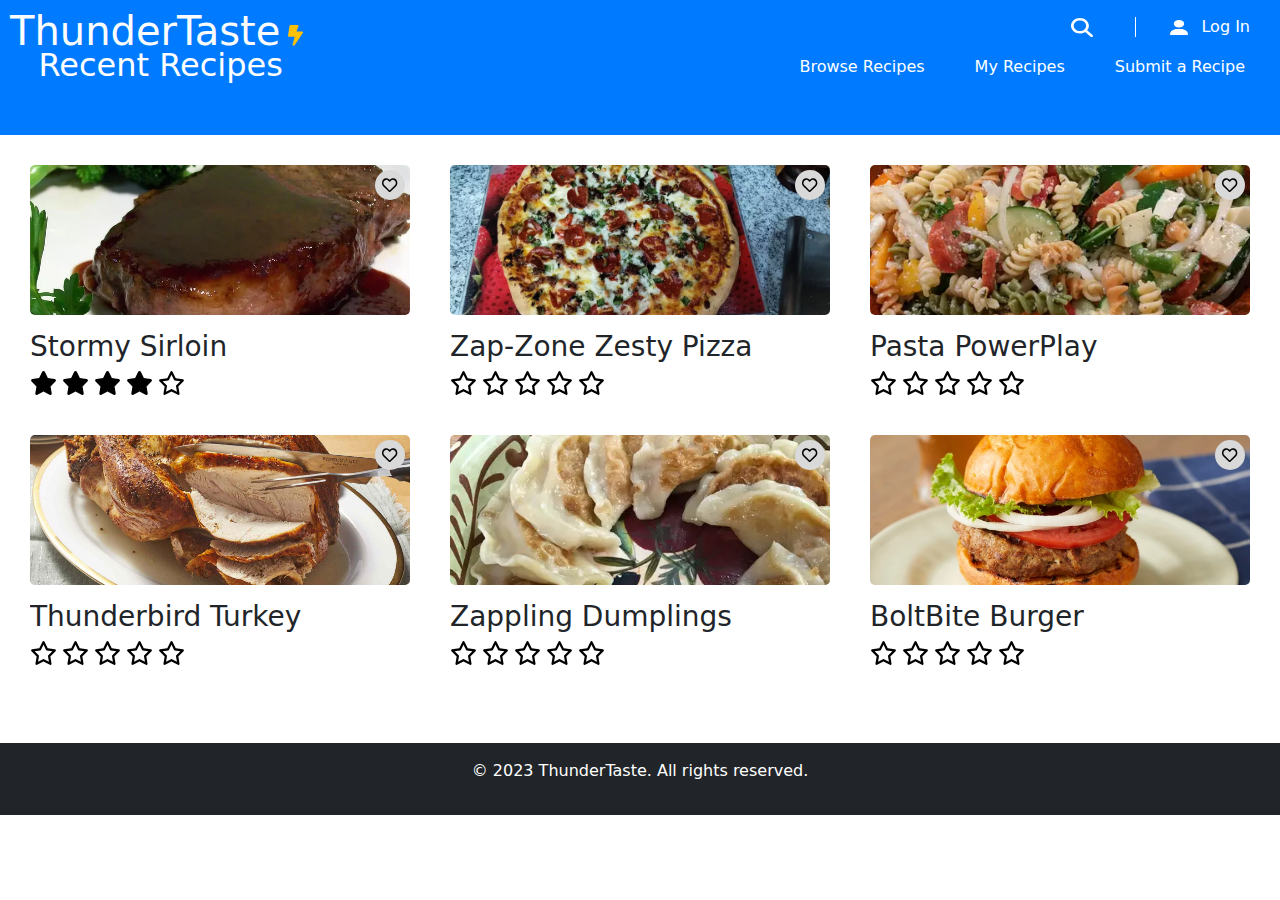
<file: index.html>
<!DOCTYPE html>
<html lang="en">

<head>
    <meta charset="UTF-8">
    <meta content="width=device-width, initial-scale=1.0" name="viewport">
    <link href="https://fonts.googleapis.com/css?family=Inter&display=swap" rel="stylesheet">
    <link href="./css/main.css" rel="stylesheet">
    <link href="./css/normalize.css" rel="stylesheet">
    <link href="https://cdn.jsdelivr.net/npm/bootstrap@5.2.3/dist/css/bootstrap.min.css" rel="stylesheet">
    <script src="./js/main.js" defer></script>
    <title>ThunderTaste Recipes</title>
</head>

<body>
<header>
    <div class="site-branding">
        <div class="branding-container">
            <a href="#"> <div class="site-title">
                <h1 style="font-size: 40px; color: #fcfcfc; line-height: 0.1;">ThunderTaste</h1>
                <svg class="bolt-icon" height="50" viewBox="0 0 36 50" width="36" xmlns="http://www.w3.org/2000/svg">
                    <use xlink:href="images/icons/icons.svg#bolt-icon"></use>
                </svg>
            </div></a >
            <h2>Recent Recipes</h2>
        </div>


    </div>

    <div class="header-actions">
        <a href="my-account.html">
            <svg class="search-icon" viewBox="0 0 45 39" xmlns="http://www.w3.org/2000/svg">
                <use xlink:href="images/icons/icons.svg#search-icon"></use>
            </svg>
        </a>
        <div class="separator"></div>
        <a href="login.html">
            <svg class="user-icon" viewBox="0 0 37 31" xmlns="http://www.w3.org/2000/svg">
                <use xlink:href="images/icons/icons.svg#user-icon"></use>
            </svg>
            Log In</a>
    </div>

    <nav>
        <ul>
            <li><a href="recipe-search.html">Browse Recipes</a></li>
            <li><a href="my-recipes.html">My Recipes</a></li>
            <li><a href="submit-recipe.html">Submit a Recipe</a></li>
        </ul>
    </nav>


</header>
<main>
<section class="recent-recipes">

    <article class="recipe-card" data-url="#">

         <div class="recipe-image-wrapper" >
            <img alt="Stormy Sirloin Image" src="images/v3_31.png">
            <h3>Stormy Sirloin</h3>
            <svg class="Fave-icon" height="43" viewBox="0 0 43 43" width="43" xmlns="http://www.w3.org/2000/svg">
                <use xlink:href="images/icons/icons.svg#fave-icon"></use>
            </svg>
        </div>
        <div class="star-ratings">
            <svg fill="none" height="24" viewBox="0 0 27 24" width="27" xmlns="http://www.w3.org/2000/svg">
                <use xlink:href="images/icons/icons.svg#star-filled-icon"></use>
            </svg>
            <svg fill="none" height="24" viewBox="0 0 27 24" width="27" xmlns="http://www.w3.org/2000/svg">
                <use xlink:href="images/icons/icons.svg#star-filled-icon"></use>
            </svg>
            <svg fill="none" height="24" viewBox="0 0 27 24" width="27" xmlns="http://www.w3.org/2000/svg">
                <use xlink:href="images/icons/icons.svg#star-filled-icon"></use>
            </svg>
            <svg fill="none" height="24" viewBox="0 0 27 24" width="27" xmlns="http://www.w3.org/2000/svg">
                <use xlink:href="images/icons/icons.svg#star-filled-icon"></use>
            </svg>
            <svg height="24" viewBox="0 0 27 24" width="27" xmlns="http://www.w3.org/2000/svg">
                <use xlink:href="images/icons/icons.svg#star-empty-icon"></use>
            </svg>
        </div>
    </article>

    <article class="recipe-card" data-url="#">
        <div class="recipe-image-wrapper">
            <img alt="Zap-Zone Zesty Pizza Image" src="images/v3_146.png">
            <h3>Zap-Zone Zesty Pizza</h3>
            <svg class="Fave-icon" height="43" viewBox="0 0 43 43" width="43" xmlns="http://www.w3.org/2000/svg">
                <use xlink:href="images/icons/icons.svg#fave-icon"></use>
            </svg>
        </div>
        <div class="star-ratings">
            <svg height="24" viewBox="0 0 27 24" width="27" xmlns="http://www.w3.org/2000/svg">
                <use xlink:href="images/icons/icons.svg#star-empty-icon"></use>
            </svg>
            <svg height="24" viewBox="0 0 27 24" width="27" xmlns="http://www.w3.org/2000/svg">
                <use xlink:href="images/icons/icons.svg#star-empty-icon"></use>
            </svg>
            <svg height="24" viewBox="0 0 27 24" width="27" xmlns="http://www.w3.org/2000/svg">
                <use xlink:href="images/icons/icons.svg#star-empty-icon"></use>
            </svg>
            <svg height="24" viewBox="0 0 27 24" width="27" xmlns="http://www.w3.org/2000/svg">
                <use xlink:href="images/icons/icons.svg#star-empty-icon"></use>
            </svg>
            <svg height="24" viewBox="0 0 27 24" width="27" xmlns="http://www.w3.org/2000/svg">
                <use xlink:href="images/icons/icons.svg#star-empty-icon"></use>
            </svg>
        </div>
    </article>

    <article class="recipe-card" data-url="#">
        <div class="recipe-image-wrapper">
            <img alt="Pasta PowerPlay Image" src="images/v3_148.png">
            <h3>Pasta PowerPlay</h3>
            <svg class="Fave-icon" height="43" viewBox="0 0 43 43" width="43" xmlns="http://www.w3.org/2000/svg">
                <use xlink:href="images/icons/icons.svg#fave-icon"></use>
            </svg>
        </div>
        <div class="star-ratings">
            <svg height="24" viewBox="0 0 27 24" width="27" xmlns="http://www.w3.org/2000/svg">
                <use xlink:href="images/icons/icons.svg#star-empty-icon"></use>
            </svg>
            <svg height="24" viewBox="0 0 27 24" width="27" xmlns="http://www.w3.org/2000/svg">
                <use xlink:href="images/icons/icons.svg#star-empty-icon"></use>
            </svg>
            <svg height="24" viewBox="0 0 27 24" width="27" xmlns="http://www.w3.org/2000/svg">
                <use xlink:href="images/icons/icons.svg#star-empty-icon"></use>
            </svg>
            <svg height="24" viewBox="0 0 27 24" width="27" xmlns="http://www.w3.org/2000/svg">
                <use xlink:href="images/icons/icons.svg#star-empty-icon"></use>
            </svg>
            <svg height="24" viewBox="0 0 27 24" width="27" xmlns="http://www.w3.org/2000/svg">
                <use xlink:href="images/icons/icons.svg#star-empty-icon"></use>
            </svg>
        </div>
    </article>

    <article class="recipe-card" data-url="#">
        <div class="recipe-image-wrapper">
            <img alt="Thunderbird Turkey Image" src="images/v3_154.png">
            <h3>Thunderbird Turkey</h3>
            <svg class="Fave-icon" height="43" viewBox="0 0 43 43" width="43" xmlns="http://www.w3.org/2000/svg">
                <use xlink:href="images/icons/icons.svg#fave-icon"></use>
            </svg>
        </div>
        <div class="star-ratings">
            <svg height="24" viewBox="0 0 27 24" width="27" xmlns="http://www.w3.org/2000/svg">
                <use xlink:href="images/icons/icons.svg#star-empty-icon"></use>
            </svg>
            <svg height="24" viewBox="0 0 27 24" width="27" xmlns="http://www.w3.org/2000/svg">
                <use xlink:href="images/icons/icons.svg#star-empty-icon"></use>
            </svg>
            <svg height="24" viewBox="0 0 27 24" width="27" xmlns="http://www.w3.org/2000/svg">
                <use xlink:href="images/icons/icons.svg#star-empty-icon"></use>
            </svg>
            <svg height="24" viewBox="0 0 27 24" width="27" xmlns="http://www.w3.org/2000/svg">
                <use xlink:href="images/icons/icons.svg#star-empty-icon"></use>
            </svg>
            <svg height="24" viewBox="0 0 27 24" width="27" xmlns="http://www.w3.org/2000/svg">
                <use xlink:href="images/icons/icons.svg#star-empty-icon"></use>
            </svg>
        </div>
    </article>

    <article class="recipe-card" data-url="#">
        <div class="recipe-image-wrapper">
            <img alt="Zappling Dumplings Image" src="images/v3_150.png">
            <h3>Zappling Dumplings</h3>
            <svg class="Fave-icon" height="43" viewBox="0 0 43 43" width="43" xmlns="http://www.w3.org/2000/svg">
                <use xlink:href="images/icons/icons.svg#fave-icon"></use>
            </svg>
        </div>
        <div class="star-ratings">
            <svg height="24" viewBox="0 0 27 24" width="27" xmlns="http://www.w3.org/2000/svg">
                <use xlink:href="images/icons/icons.svg#star-empty-icon"></use>
            </svg>
            <svg height="24" viewBox="0 0 27 24" width="27" xmlns="http://www.w3.org/2000/svg">
                <use xlink:href="images/icons/icons.svg#star-empty-icon"></use>
            </svg>
            <svg height="24" viewBox="0 0 27 24" width="27" xmlns="http://www.w3.org/2000/svg">
                <use xlink:href="images/icons/icons.svg#star-empty-icon"></use>
            </svg>
            <svg height="24" viewBox="0 0 27 24" width="27" xmlns="http://www.w3.org/2000/svg">
                <use xlink:href="images/icons/icons.svg#star-empty-icon"></use>
            </svg>
            <svg height="24" viewBox="0 0 27 24" width="27" xmlns="http://www.w3.org/2000/svg">
                <use xlink:href="images/icons/icons.svg#star-empty-icon"></use>
            </svg>
        </div>
    </article>

    <article class="recipe-card" data-url="#">
        <div class="recipe-image-wrapper">
            <img alt="BoltBite Burger Image" src="images/v3_152.png">
            <h3>BoltBite Burger</h3>
            <svg class="Fave-icon" height="43" viewBox="0 0 43 43" width="43" xmlns="http://www.w3.org/2000/svg">
                <use xlink:href="images/icons/icons.svg#fave-icon"></use>
            </svg>
        </div>
        <div class="star-ratings">
            <svg height="24" viewBox="0 0 27 24" width="27" xmlns="http://www.w3.org/2000/svg">
                <use xlink:href="images/icons/icons.svg#star-empty-icon"></use>
            </svg>
            <svg height="24" viewBox="0 0 27 24" width="27" xmlns="http://www.w3.org/2000/svg">
                <use xlink:href="images/icons/icons.svg#star-empty-icon"></use>
            </svg>
            <svg height="24" viewBox="0 0 27 24" width="27" xmlns="http://www.w3.org/2000/svg">
                <use xlink:href="images/icons/icons.svg#star-empty-icon"></use>
            </svg>
            <svg height="24" viewBox="0 0 27 24" width="27" xmlns="http://www.w3.org/2000/svg">
                <use xlink:href="images/icons/icons.svg#star-empty-icon"></use>
            </svg>
            <svg height="24" viewBox="0 0 27 24" width="27" xmlns="http://www.w3.org/2000/svg">
                <use xlink:href="images/icons/icons.svg#star-empty-icon"></use>
            </svg>
        </div>
    </article>
</section>
</main>

</body>
<footer class="container-fluid bg-dark text-white py-3 mt-5">
    <div class="container text-center">
        <p>&copy; 2023 ThunderTaste. All rights reserved.</p>
    </div>
</footer>

</html>
</file>
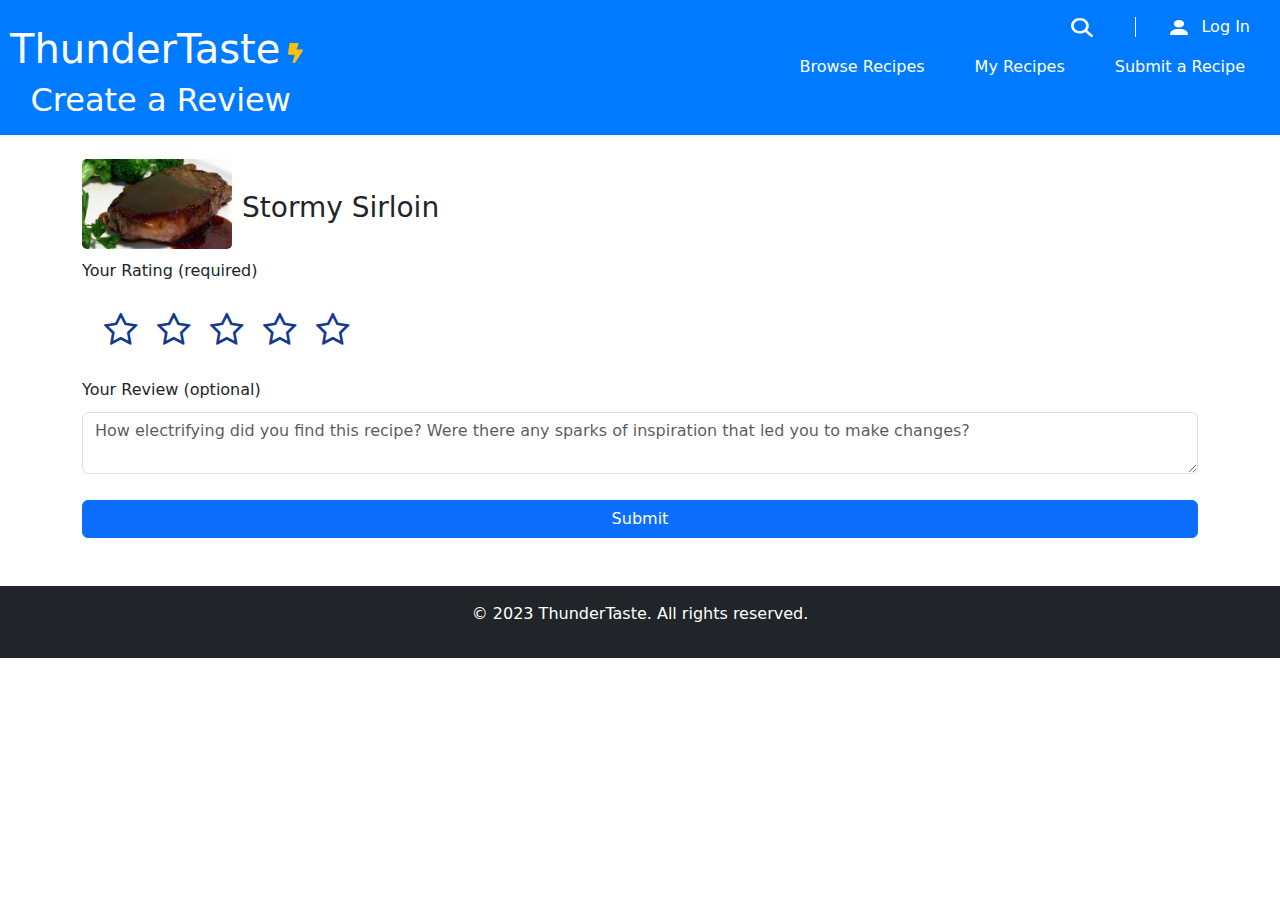
<file: create-a-review.html>
<!DOCTYPE html>
<html lang="en">

<head>
    <meta charset="UTF-8">
    <meta content="width=device-width, initial-scale=1.0" name="viewport">
    <link href="https://fonts.googleapis.com/css?family=Inter&display=swap" rel="stylesheet">
    <link href="./css/create-a-review.css" rel="stylesheet">
    <link href="./css/normalize.css" rel="stylesheet">
    <link href="https://cdn.jsdelivr.net/npm/bootstrap@5.2.3/dist/css/bootstrap.min.css" rel="stylesheet">
    <link href="https://cdnjs.cloudflare.com/ajax/libs/font-awesome/4.7.0/css/font-awesome.min.css" rel="stylesheet">

    <title>ThunderTaste Recipes</title>
</head>


<body>
<header>
    <div class="site-branding">
        <div class="branding-container">
            <a href="index.html">
                <div class="site-title">
                    <h1>ThunderTaste</h1>
                    <svg class="bolt-icon" height="50" viewBox="0 0 36 50" width="36" xmlns="http://www.w3.org/2000/svg">
                        <use xlink:href="images/icons/icons.svg#bolt-icon"></use>
                    </svg>
                </div>
            </a>
            <h2>Create a Review</h2>
        </div>
    </div>

    <div class="header-actions">
        <a href="my-account.html">
            <svg class="search-icon" viewBox="0 0 45 39" xmlns="http://www.w3.org/2000/svg">
                <use xlink:href="images/icons/icons.svg#search-icon"></use>
            </svg>
        </a>
        <div class="separator"></div>
        <a href="login.html">
            <svg class="user-icon" viewBox="0 0 37 31" xmlns="http://www.w3.org/2000/svg">
                <use xlink:href="images/icons/icons.svg#user-icon"></use>
            </svg> Log In
        </a>
    </div>

    <nav>
        <ul>
            <li><a href="recipe-search.html">Browse Recipes</a></li>
            <li><a href="my-recipes.html">My Recipes</a></li>
            <li><a href="submit-recipe.html">Submit a Recipe</a></li>
        </ul>
    </nav>
</header>

<main class="container mt-4">
    <section class="review-section">
        <div class="recipe-header">
            <img class="small-image" alt="Stormy Sirloin Image" src="images/v3_31.png">
            <h3 class="mt-3">Stormy Sirloin</h3>
        </div>

        <label for="rating">Your Rating (required)</label>
        <div class="container d-flex ">
            <div class="row">
                <div class="col-md-12">
                    <div class="stars">
                        <form action="">
                            <!-- Simplified the star input structure for readability -->
                            <input class="star star-5" id="star-5" type="radio" name="star"/>
                            <label class="star star-5" for="star-5"></label>

                            <input class="star star-4" id="star-4" type="radio" name="star"/>
                            <label class="star star-4" for="star-4"></label>

                            <input class="star star-3" id="star-3" type="radio" name="star"/>
                            <label class="star star-3" for="star-3"></label>

                            <input class="star star-2" id="star-2" type="radio" name="star"/>
                            <label class="star star-2" for="star-2"></label>

                            <input class="star star-1" id="star-1" type="radio" name="star"/>
                            <label class="star star-1" for="star-1"></label>
                        </form>
                    </div>
                </div>
            </div>
        </div>

        <label for="review-text">Your Review (optional)</label>
        <textarea id="review-text" class="form-control mb-3" placeholder="How electrifying did you find this recipe? Were there any sparks of inspiration that led you to make changes?"></textarea>
        <button class="btn btn-primary">Submit</button>
    </section>
</main>
<script>
    document.addEventListener("DOMContentLoaded", function () {
        // Listen for clicks on any recipe-card
        document.querySelectorAll('.recipe-card').forEach(card => {
            card.addEventListener('click', function (event) {
                // Check if the clicked element or its parent is the Fave-icon
                if (event.target.closest('.Fave-icon')) {
                    // Don't navigate if the Fave-icon or its children were clicked
                    return;
                }

                // Navigate to recipe-view.html
                window.location = 'recipe-view.html';
            });
        });
    });

</script>
</body>
<footer class="container-fluid bg-dark text-white py-3 mt-5">
    <div class="container text-center">
        <p>&copy; 2023 ThunderTaste. All rights reserved.</p>
    </div>
</footer>

</html>
</file>
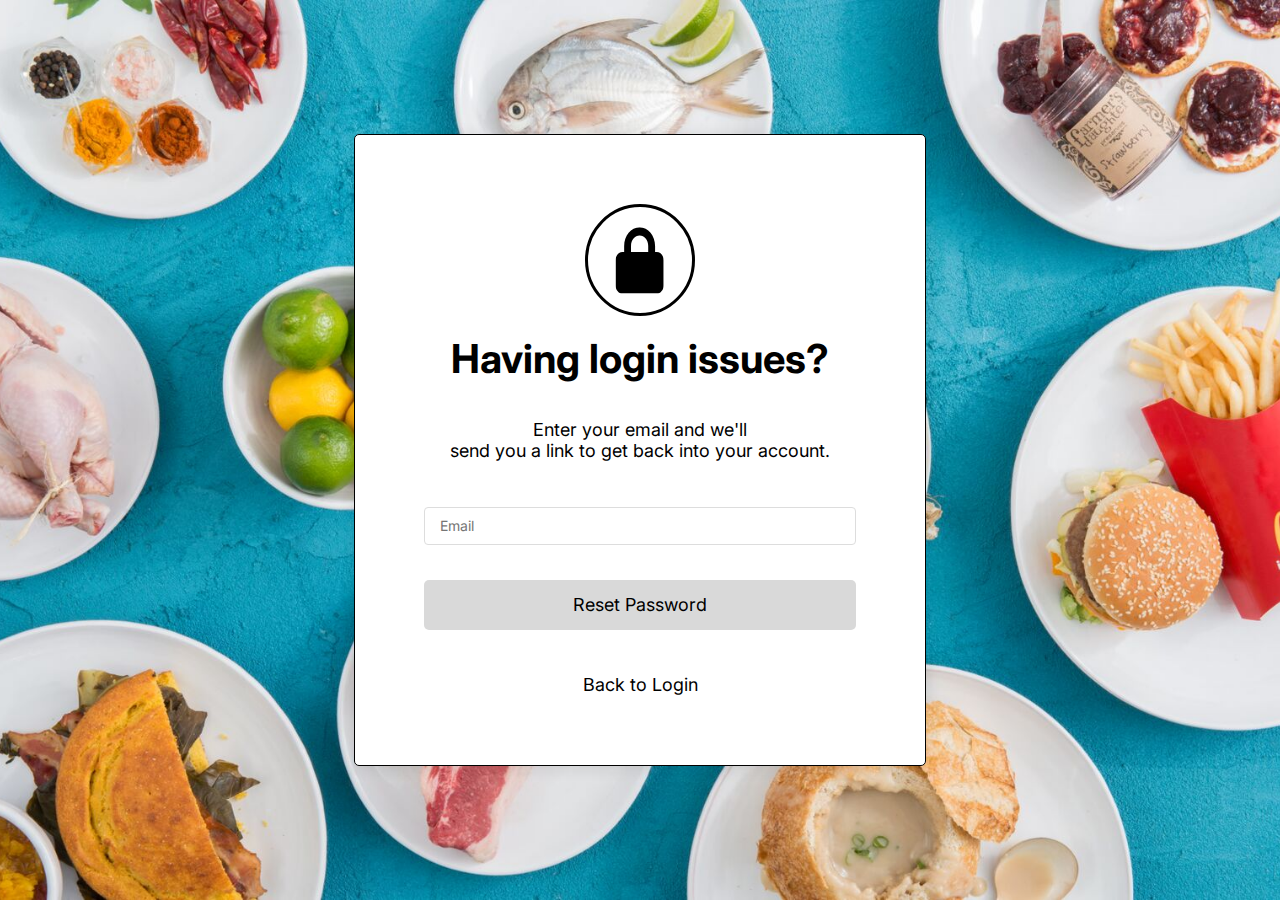
<file: forgotPassword.html>
<!DOCTYPE html>
<html lang="en">

<head>
    <meta charset="UTF-8">
    <meta name="viewport" content="width=device-width, initial-scale=1.0">
    <link href="https://fonts.googleapis.com/css?family=Inter&display=swap" rel="stylesheet" />
    <link href="./css/forgotpassword.css" rel="stylesheet" />
    <link href="./css/normalize.css" rel="stylesheet">
    <title>Forgot Password</title>
</head>

<body>
<div class="box-container">

    <div class="background-image"></div>
    <div class="forgot-box"> <!-- renamed the class to forgot-box for clarity -->
        <div class="login-header">
            <svg width="110" height="112" viewBox="0 0 110 112" fill="none" xmlns="http://www.w3.org/2000/svg">
                <use xlink:href="images/icons/icons.svg#lock-icon"></use>
            </svg>
            <h1 class="brand-name">Having login issues?</h1>
        </div>
        <p>Enter your email and we'll <br> send you a link to get back into your account.</p>
        <!-- Email Input -->
        <div class="input-box">
            <input type="email" class="input-field" placeholder="Email">
        </div>
        <!-- Reset Password Button -->
        <div class="login-button">
            <button type="submit" class="button-label">Reset Password</button>

        </div>
        <div id="confirmation-message" class="confirmation">
            If we found your account, you should be receiving an email to get back into ThunderTaste soon.
        </div>
        <a href="login.html" class="back-to-login">Back to Login</a>
    </div>

</div>

<script>
    document.querySelector('.button-label').addEventListener('click', function() {
        const emailField = document.querySelector('.input-field[type="email"]');
        const confirmationMessage = document.getElementById('confirmation-message');

        if(emailField.value) {  // Checks if email field is filled in
            confirmationMessage.style.display = 'block';  // Display the message
        }
    });
</script>


</body>

</html>
</file>
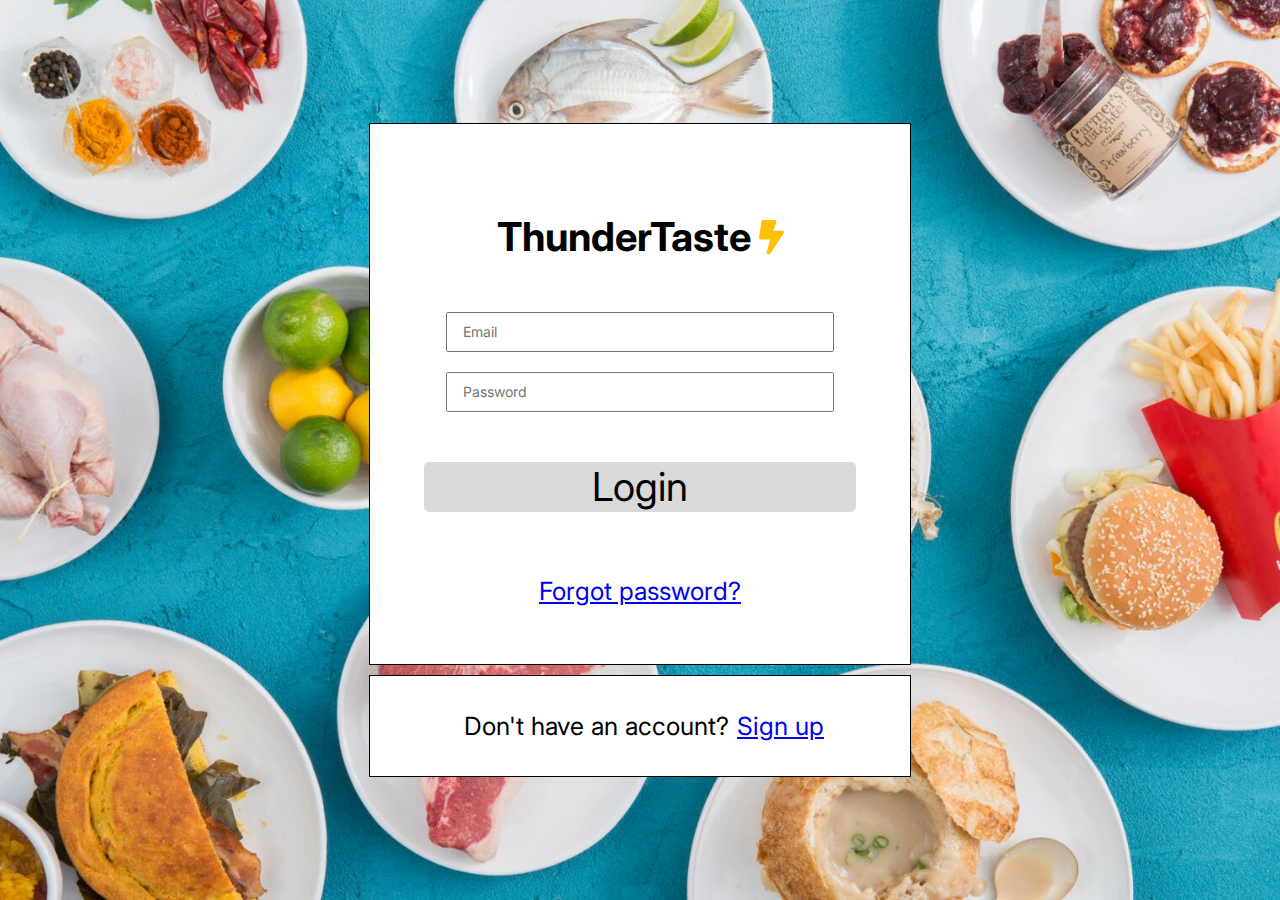
<file: login.html>
<!DOCTYPE html>
<html lang="en">

<head>
    <meta charset="UTF-8">
    <meta name="viewport" content="width=device-width, initial-scale=1.0">
    <link href="https://fonts.googleapis.com/css?family=Inter&display=swap" rel="stylesheet" />
    <link href="./css/login.css" rel="stylesheet" />
    <link href="./css/normalize.css" rel="stylesheet">
    <title>Login Page</title>
</head>

<body>
<div class="box-container">

    <div class="background-image"></div>
    <div class="login-box">
        <div class="login-header">
            <a href="index.html" class="branding-link">
            <h1 class="brand-name">ThunderTaste</h1>
            <div class="brand-icon">
                <svg class="bolt-icon" height="50" viewBox="0 0 36 50" width="36" xmlns="http://www.w3.org/2000/svg">
                    <use xlink:href="images/icons/icons.svg#bolt-icon"></use>
                </svg>
            </div>
            </a>
        </div>
        <!-- Email Input -->
        <div class="input-box">
            <input type="email" class="input-field" placeholder="Email">
        </div>
        <!-- Password Input -->
        <div class="input-box">
            <input type="password" class="input-field" placeholder="Password">
        </div>
        <!-- Login Button -->
        <div class="login-button">
            <button type="submit" class="button-label">Login</button>

        </div>

        <a href="forgotPassword.html" class="forgot-password">Forgot password?</a>
    </div>
    <div class="signup-box">
        <div class="signup-background"></div>
        <p class="signup-text">Don't have an account?</p>
        <a href="signup.html" class="signup-link">Sign up</a>
    </div>

</div>



</body>

</html>
</file>
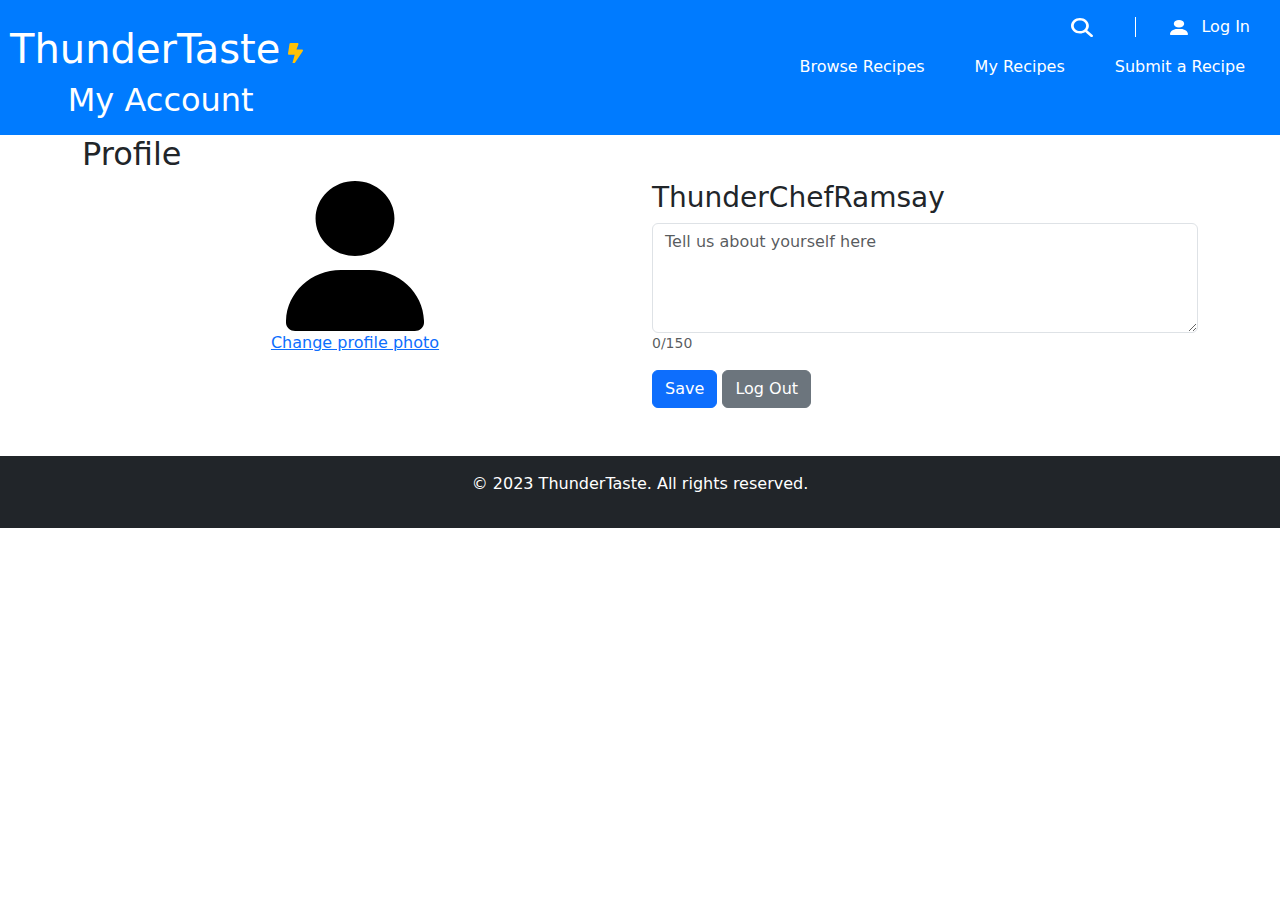
<file: my-account.html>
<!DOCTYPE html>
<html lang="en">

<head>
    <meta charset="UTF-8">
    <meta content="width=device-width, initial-scale=1.0" name="viewport">
    <link href="https://fonts.googleapis.com/css?family=Inter&display=swap" rel="stylesheet">
    <link href="./css/my-account.css" rel="stylesheet">
    <link href="./css/normalize.css" rel="stylesheet">
    <link href="https://cdn.jsdelivr.net/npm/bootstrap@5.2.3/dist/css/bootstrap.min.css" rel="stylesheet">

    <title>ThunderTaste Recipes</title>
</head>

<body>
<header>
    <div class="site-branding">
        <div class="branding-container">
            <a href="index.html"> <div class="site-title">
                <h1>ThunderTaste</h1>
                <svg class="bolt-icon" height="50" viewBox="0 0 36 50" width="36" xmlns="http://www.w3.org/2000/svg">
                    <use xlink:href="images/icons/icons.svg#bolt-icon"></use>
                </svg>
            </div></a >
            <h2>My Account</h2>
        </div>


    </div>

    <div class="header-actions">
        <a href="recipe-search.html">
            <svg class="search-icon" viewBox="0 0 45 39" xmlns="http://www.w3.org/2000/svg">
                <use xlink:href="images/icons/icons.svg#search-icon"></use>
            </svg>
        </a>
        <div class="separator"></div>
        <a href="login.html">
            <svg class="user-icon" viewBox="0 0 37 31" xmlns="http://www.w3.org/2000/svg">
                <use xlink:href="images/icons/icons.svg#user-icon"></use>
            </svg>
            Log In</a>
    </div>

    <nav>
        <ul>
            <li><a href="recipe-search.html">Browse Recipes</a></li>
            <li><a href="my-recipes.html">My Recipes</a></li>
            <li><a href="submit-recipe.html">Submit a Recipe</a></li>
        </ul>
    </nav>


</header>
<div class="container">


    <section>
        <h2>Profile</h2>
        <div class="row">
            <div class="profile-photo-container  col-md-6">
                <svg width="150" height="150" viewBox="0 0 208 226" fill="none" xmlns="http://www.w3.org/2000/svg" alt="Profile photo" class="img-fluid">
                    <use xlink:href="images/icons/icons.svg#profile-placeholder"></use>
                </svg>
                <a href="#">Change profile photo</a>
            </div>
            <div class="col-md-6">
                <h3>ThunderChefRamsay</h3>
                <textarea id="userDescription" class="form-control" rows="4" placeholder="Tell us about yourself here" maxlength="150"></textarea>
                <small id="charCounter" class="text-muted">0/150</small>
                <button type="submit" class="btn btn-primary mt-3">Save</button>
                <button type="button" class="btn btn-secondary mt-3 ml-2">Log Out</button>
            </div>
        </div>
    </section>

</div>

<script>
    document.getElementById('userDescription').addEventListener('input', function() {
        var currentLength = this.value.length;
        document.getElementById('charCounter').textContent = currentLength + "/150";
    });

    if(currentLength > 140) {
        document.getElementById('charCounter').classList.add('alert');
    } else {
        document.getElementById('charCounter').classList.remove('alert');
    }
</script>
</body>
<footer class="container-fluid bg-dark text-white py-3 mt-5">
    <div class="container text-center">
        <p>&copy; 2023 ThunderTaste. All rights reserved.</p>
    </div>
</footer>

</html>
</file>
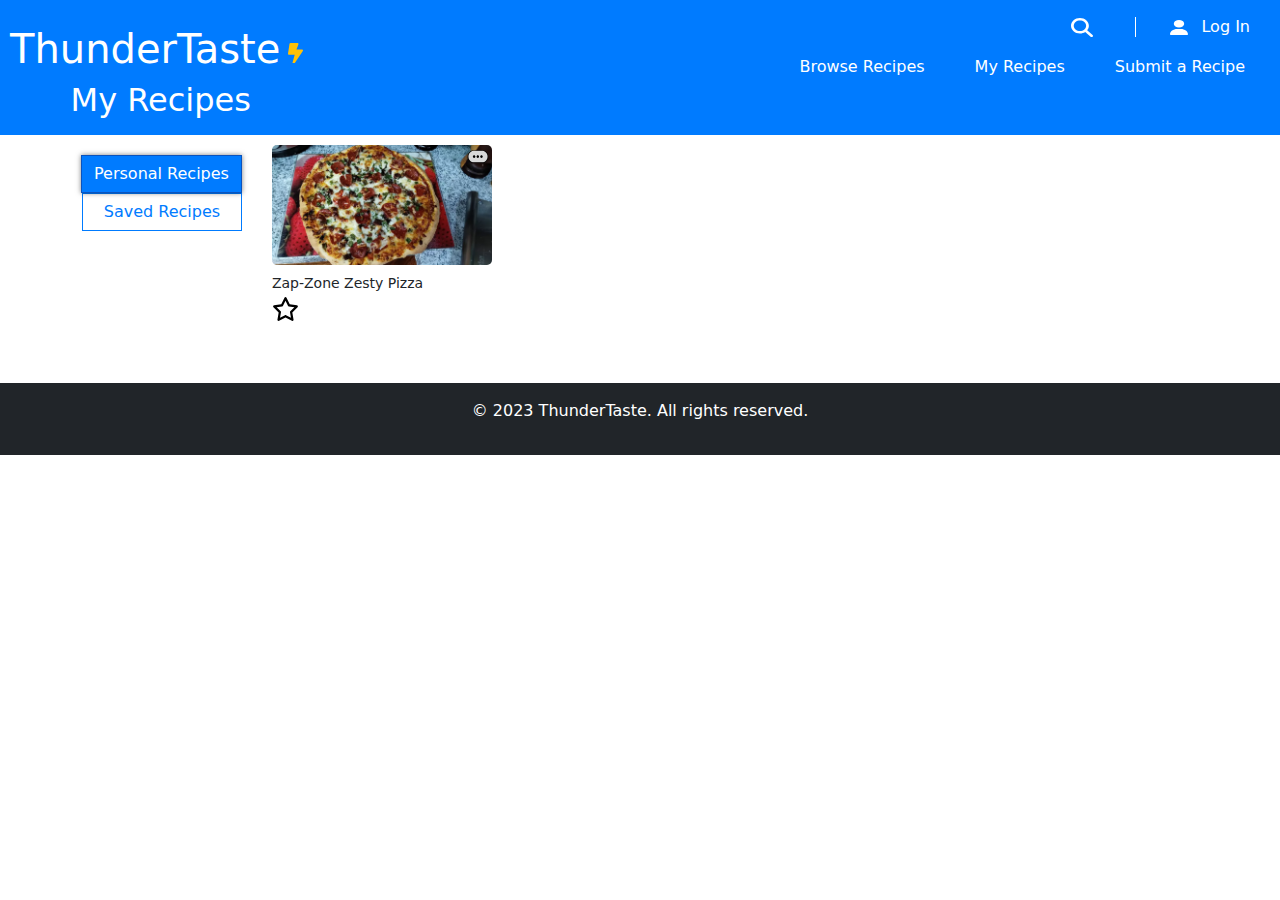
<file: my-recipes.html>
<!DOCTYPE html>
<html lang="en">

<head>
    <meta charset="UTF-8">
    <meta content="width=device-width, initial-scale=1.0" name="viewport">
    <link href="https://fonts.googleapis.com/css?family=Inter&display=swap" rel="stylesheet">
    <link href="./css/my-recipes.css" rel="stylesheet">
    <link href="./css/normalize.css" rel="stylesheet">
    <link href="https://cdn.jsdelivr.net/npm/bootstrap@5.2.3/dist/css/bootstrap.min.css" rel="stylesheet">

    <title>ThunderTaste Recipes</title>
</head>

<body>
<header>
    <div class="site-branding">
        <div class="branding-container">
            <a href="index.html">
                <div class="site-title">
                    <h1>ThunderTaste</h1>
                    <svg class="bolt-icon" height="50" viewBox="0 0 36 50" width="36"
                         xmlns="http://www.w3.org/2000/svg">
                        <use xlink:href="images/icons/icons.svg#bolt-icon"></use>
                    </svg>
                </div>
            </a>
            <h2>My Recipes</h2>
        </div>


    </div>

    <div class="header-actions">
        <a href="my-account.html">
            <svg class="search-icon" viewBox="0 0 45 39" xmlns="http://www.w3.org/2000/svg">
                <use xlink:href="images/icons/icons.svg#search-icon"></use>
            </svg>
        </a>
        <div class="separator"></div>
        <a href="login.html">
            <svg class="user-icon" viewBox="0 0 37 31" xmlns="http://www.w3.org/2000/svg">
                <use xlink:href="images/icons/icons.svg#user-icon"></use>
            </svg>
            Log In</a>
    </div>

    <nav>
        <ul>
            <li><a href="recipe-search.html">Browse Recipes</a></li>
            <li><a href="my-recipes.html">My Recipes</a></li>
            <li><a href="submit-recipe.html">Submit a Recipe</a></li>
        </ul>
    </nav>


</header>

<main class="container">
    <div class="recipe-content">
        <section class="recipe-toggle-buttons">
            <div class="btn-group btn-group-toggle" data-toggle="buttons">
                <label class="btn btn-primary">
                    <input type="radio" name="recipeType" id="savedRecipes" autocomplete="off"> Saved Recipes
                </label>
                <label class="btn btn-primary active">
                    <input type="radio" name="recipeType" id="personalRecipes" autocomplete="off" checked> Personal
                    Recipes
                </label>
            </div>
        </section>

        <article class="recipe-card" data-url="#">
            <div class="recipe-image-wrapper">
                <img src="images/v3_146.png" alt="Zap-Zone Zesty Pizza Image">
            </div>
            <h3>Zap-Zone Zesty Pizza</h3>
            <svg class="multi-menu-icon" width="43" height="27" viewBox="0 0 43 27" fill="none"
                 xmlns="http://www.w3.org/2000/svg">
                <use xlink:href="images/icons/icons.svg#multi-menu-icon"></use>
            </svg>

            <svg class="remove-icon" width="43" height="43" viewBox="0 0 43 43" fill="none"
                 xmlns="http://www.w3.org/2000/svg">
                <use xlink:href="images/icons/icons.svg#remove-icon"></use>

            </svg>
            <div class="star-ratings">
                <!-- Repeated SVGs for star icons... -->
                <svg height="24" viewBox="0 0 27 24" width="27" xmlns="http://www.w3.org/2000/svg">
                    <use xlink:href="images/icons/icons.svg#star-empty-icon"></use>
                </svg>


            </div>
        </article>

    </div>
</main>

<script>

    document.addEventListener("DOMContentLoaded", function () {

        // Event listener for recipe cards
        const recipeCards = document.querySelectorAll('.recipe-card');
        recipeCards.forEach(card => {
            card.addEventListener('click', function (event) {
                if (!event.target.closest('.Fave-icon')) {
                    window.location = 'recipe-view.html';
                }
            });
        });

        // Event listener for the toggle buttons
        const recipeTypeInputs = document.querySelectorAll('input[name="recipeType"]');
        recipeTypeInputs.forEach(input => {
            input.addEventListener('change', function () {
                const show = this.id === 'savedRecipes' ? { hide: '.multi-menu-icon', show: '.remove-icon' } : { hide: '.remove-icon', show: '.multi-menu-icon' };
                recipeCards.forEach(card => {
                    card.querySelector(show.hide).style.display = 'none';
                    card.querySelector(show.show).style.display = 'block';
                });
            });
        });

        // Event listener for button group toggles
        const btnGroupToggleButtons = document.querySelectorAll('.btn-group-toggle .btn');
        btnGroupToggleButtons.forEach(btn => {
            btn.addEventListener('click', function() {
                // Custom behavior when a button is clicked
                console.log('Button clicked:', this);

                // Remove active class from all buttons
                btnGroupToggleButtons.forEach(b => b.classList.remove('active'));

                // Add active class to clicked button
                this.classList.add('active');
            });
        });
    });




</script>


<!--  Bootstrap JS -->
<script src="https://cdn.jsdelivr.net/npm/bootstrap@5.3.2/dist/js/bootstrap.bundle.min.js"
        integrity="sha384-C6RzsynM9kWDrMNeT87bh95OGNyZPhcTNXj1NW7RuBCsyN/o0jlpcV8Qyq46cDfL"
        crossorigin="anonymous"></script>

<footer class="container-fluid bg-dark text-white py-3 mt-5">
    <div class="container text-center">
        <p>&copy; 2023 ThunderTaste. All rights reserved.</p>
    </div>
</footer>
</body>

</html>
</file>
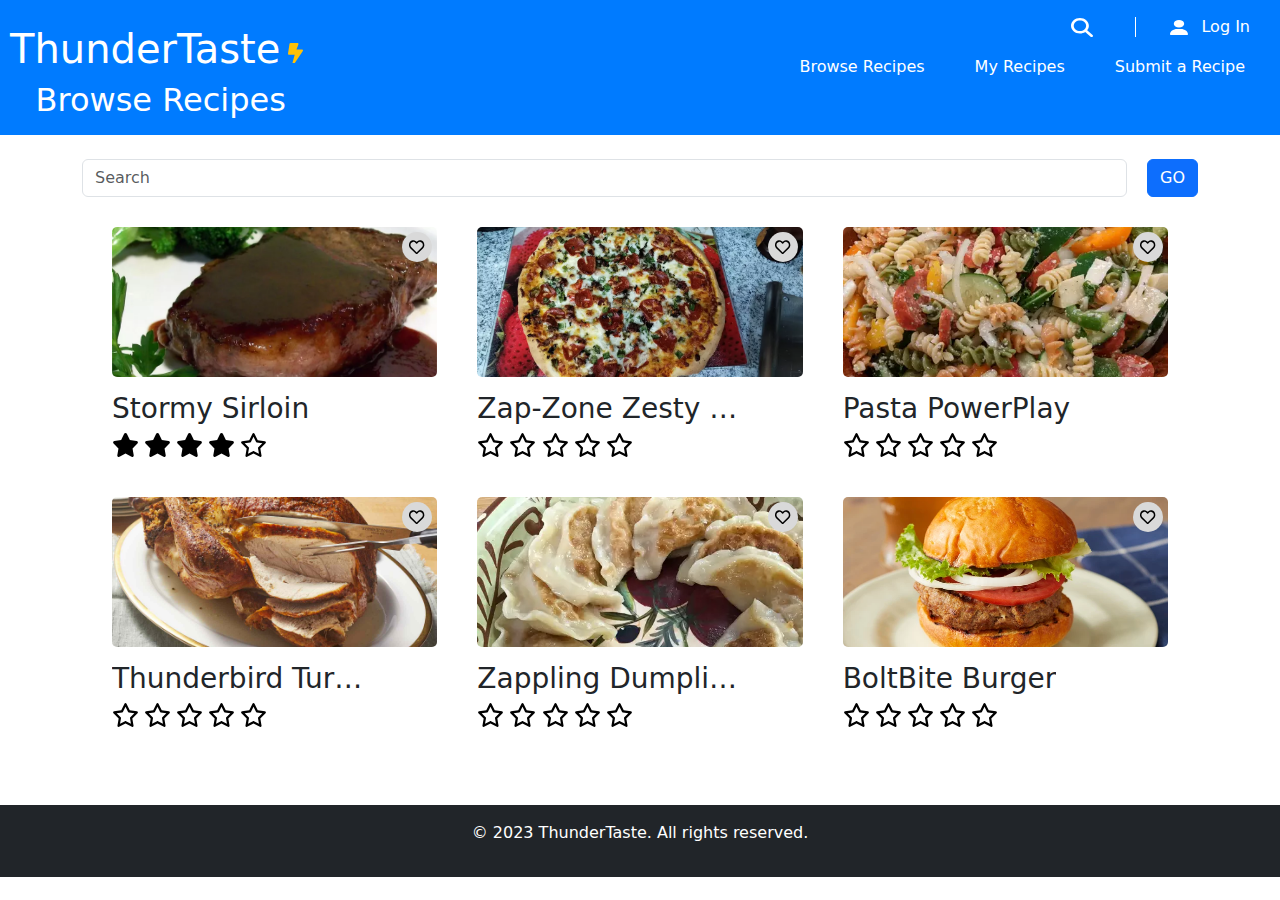
<file: recipe-search.html>
<!DOCTYPE html>
<html lang="en">

<head>
    <meta charset="UTF-8">
    <meta content="width=device-width, initial-scale=1.0" name="viewport">
    <link href="https://fonts.googleapis.com/css?family=Inter&display=swap" rel="stylesheet">
    <link href="./css/recipe-search.css" rel="stylesheet">
    <link href="./css/normalize.css" rel="stylesheet">
    <link href="https://cdn.jsdelivr.net/npm/bootstrap@5.2.3/dist/css/bootstrap.min.css" rel="stylesheet">

    <title>ThunderTaste Recipes</title>
</head>

<body>
<header>
    <div class="site-branding">
        <div class="branding-container">
            <a href="index.html"> <div class="site-title">
                <h1>ThunderTaste</h1>
                <svg class="bolt-icon" height="50" viewBox="0 0 36 50" width="36" xmlns="http://www.w3.org/2000/svg">
                    <use xlink:href="images/icons/icons.svg#bolt-icon"></use>
                </svg>
            </div></a >
            <h2>Browse Recipes</h2>
        </div>


    </div>

    <div class="header-actions">
        <a href="#">
            <svg class="search-icon" viewBox="0 0 45 39" xmlns="http://www.w3.org/2000/svg">
                <use xlink:href="images/icons/icons.svg#search-icon"></use>
            </svg>
        </a>
        <div class="separator"></div>
        <a href="login.html">
            <svg class="user-icon" viewBox="0 0 37 31" xmlns="http://www.w3.org/2000/svg">
                <use xlink:href="images/icons/icons.svg#user-icon"></use>
            </svg>
            Log In</a>
    </div>

    <nav>
        <ul>
            <li><a href="recipe-search.html">Browse Recipes</a></li>
            <li><a href="my-recipes.html">My Recipes</a></li>
            <li><a href="submit-recipe.html">Submit a Recipe</a></li>
        </ul>
    </nav>


</header>
<main class="container my-4">
<div class="search-box mt-3 d-flex">
    <input type="text" class="form-control" placeholder="Search">
    <button class="btn btn-primary ml-2">GO</button>
</div>

<section class="recent-recipes">

    <article class="recipe-card" data-url="#">

         <div class="recipe-image-wrapper" >
            <img alt="Stormy Sirloin Image" src="images/v3_31.png">
            <h3>Stormy Sirloin</h3>
            <svg class="Fave-icon" height="43" viewBox="0 0 43 43" width="43" xmlns="http://www.w3.org/2000/svg">
                <use xlink:href="images/icons/icons.svg#fave-icon"></use>
            </svg>
        </div>
        <div class="star-ratings">
            <svg fill="none" height="24" viewBox="0 0 27 24" width="27" xmlns="http://www.w3.org/2000/svg">
                <use xlink:href="images/icons/icons.svg#star-filled-icon"></use>
            </svg>
            <svg fill="none" height="24" viewBox="0 0 27 24" width="27" xmlns="http://www.w3.org/2000/svg">
                <use xlink:href="images/icons/icons.svg#star-filled-icon"></use>
            </svg>
            <svg fill="none" height="24" viewBox="0 0 27 24" width="27" xmlns="http://www.w3.org/2000/svg">
                <use xlink:href="images/icons/icons.svg#star-filled-icon"></use>
            </svg>
            <svg fill="none" height="24" viewBox="0 0 27 24" width="27" xmlns="http://www.w3.org/2000/svg">
                <use xlink:href="images/icons/icons.svg#star-filled-icon"></use>
            </svg>
            <svg height="24" viewBox="0 0 27 24" width="27" xmlns="http://www.w3.org/2000/svg">
                <use xlink:href="images/icons/icons.svg#star-empty-icon"></use>
            </svg>
        </div>
    </article>

    <article class="recipe-card" data-url="#">
        <div class="recipe-image-wrapper">
            <img alt="Zap-Zone Zesty Pizza Image" src="images/v3_146.png">
            <h3>Zap-Zone Zesty Pizza</h3>
            <svg class="Fave-icon" height="43" viewBox="0 0 43 43" width="43" xmlns="http://www.w3.org/2000/svg">
                <use xlink:href="images/icons/icons.svg#fave-icon"></use>
            </svg>
        </div>
        <div class="star-ratings">
            <svg height="24" viewBox="0 0 27 24" width="27" xmlns="http://www.w3.org/2000/svg">
                <use xlink:href="images/icons/icons.svg#star-empty-icon"></use>
            </svg>
            <svg height="24" viewBox="0 0 27 24" width="27" xmlns="http://www.w3.org/2000/svg">
                <use xlink:href="images/icons/icons.svg#star-empty-icon"></use>
            </svg>
            <svg height="24" viewBox="0 0 27 24" width="27" xmlns="http://www.w3.org/2000/svg">
                <use xlink:href="images/icons/icons.svg#star-empty-icon"></use>
            </svg>
            <svg height="24" viewBox="0 0 27 24" width="27" xmlns="http://www.w3.org/2000/svg">
                <use xlink:href="images/icons/icons.svg#star-empty-icon"></use>
            </svg>
            <svg height="24" viewBox="0 0 27 24" width="27" xmlns="http://www.w3.org/2000/svg">
                <use xlink:href="images/icons/icons.svg#star-empty-icon"></use>
            </svg>
        </div>
    </article>

    <article class="recipe-card" data-url="#">
        <div class="recipe-image-wrapper">
            <img alt="Pasta PowerPlay Image" src="images/v3_148.png">
            <h3>Pasta PowerPlay</h3>
            <svg class="Fave-icon" height="43" viewBox="0 0 43 43" width="43" xmlns="http://www.w3.org/2000/svg">
                <use xlink:href="images/icons/icons.svg#fave-icon"></use>
            </svg>
        </div>
        <div class="star-ratings">
            <svg height="24" viewBox="0 0 27 24" width="27" xmlns="http://www.w3.org/2000/svg">
                <use xlink:href="images/icons/icons.svg#star-empty-icon"></use>
            </svg>
            <svg height="24" viewBox="0 0 27 24" width="27" xmlns="http://www.w3.org/2000/svg">
                <use xlink:href="images/icons/icons.svg#star-empty-icon"></use>
            </svg>
            <svg height="24" viewBox="0 0 27 24" width="27" xmlns="http://www.w3.org/2000/svg">
                <use xlink:href="images/icons/icons.svg#star-empty-icon"></use>
            </svg>
            <svg height="24" viewBox="0 0 27 24" width="27" xmlns="http://www.w3.org/2000/svg">
                <use xlink:href="images/icons/icons.svg#star-empty-icon"></use>
            </svg>
            <svg height="24" viewBox="0 0 27 24" width="27" xmlns="http://www.w3.org/2000/svg">
                <use xlink:href="images/icons/icons.svg#star-empty-icon"></use>
            </svg>
        </div>
    </article>

    <article class="recipe-card" data-url="#">
        <div class="recipe-image-wrapper">
            <img alt="Thunderbird Turkey Image" src="images/v3_154.png">
            <h3>Thunderbird Turkey</h3>
            <svg class="Fave-icon" height="43" viewBox="0 0 43 43" width="43" xmlns="http://www.w3.org/2000/svg">
                <use xlink:href="images/icons/icons.svg#fave-icon"></use>
            </svg>
        </div>
        <div class="star-ratings">
            <svg height="24" viewBox="0 0 27 24" width="27" xmlns="http://www.w3.org/2000/svg">
                <use xlink:href="images/icons/icons.svg#star-empty-icon"></use>
            </svg>
            <svg height="24" viewBox="0 0 27 24" width="27" xmlns="http://www.w3.org/2000/svg">
                <use xlink:href="images/icons/icons.svg#star-empty-icon"></use>
            </svg>
            <svg height="24" viewBox="0 0 27 24" width="27" xmlns="http://www.w3.org/2000/svg">
                <use xlink:href="images/icons/icons.svg#star-empty-icon"></use>
            </svg>
            <svg height="24" viewBox="0 0 27 24" width="27" xmlns="http://www.w3.org/2000/svg">
                <use xlink:href="images/icons/icons.svg#star-empty-icon"></use>
            </svg>
            <svg height="24" viewBox="0 0 27 24" width="27" xmlns="http://www.w3.org/2000/svg">
                <use xlink:href="images/icons/icons.svg#star-empty-icon"></use>
            </svg>
        </div>
    </article>

    <article class="recipe-card" data-url="#">
        <div class="recipe-image-wrapper">
            <img alt="Zappling Dumplings Image" src="images/v3_150.png">
            <h3>Zappling Dumplings</h3>
            <svg class="Fave-icon" height="43" viewBox="0 0 43 43" width="43" xmlns="http://www.w3.org/2000/svg">
                <use xlink:href="images/icons/icons.svg#fave-icon"></use>
            </svg>
        </div>
        <div class="star-ratings">
            <svg height="24" viewBox="0 0 27 24" width="27" xmlns="http://www.w3.org/2000/svg">
                <use xlink:href="images/icons/icons.svg#star-empty-icon"></use>
            </svg>
            <svg height="24" viewBox="0 0 27 24" width="27" xmlns="http://www.w3.org/2000/svg">
                <use xlink:href="images/icons/icons.svg#star-empty-icon"></use>
            </svg>
            <svg height="24" viewBox="0 0 27 24" width="27" xmlns="http://www.w3.org/2000/svg">
                <use xlink:href="images/icons/icons.svg#star-empty-icon"></use>
            </svg>
            <svg height="24" viewBox="0 0 27 24" width="27" xmlns="http://www.w3.org/2000/svg">
                <use xlink:href="images/icons/icons.svg#star-empty-icon"></use>
            </svg>
            <svg height="24" viewBox="0 0 27 24" width="27" xmlns="http://www.w3.org/2000/svg">
                <use xlink:href="images/icons/icons.svg#star-empty-icon"></use>
            </svg>
        </div>
    </article>

    <article class="recipe-card" data-url="#">
        <div class="recipe-image-wrapper">
            <img alt="BoltBite Burger Image" src="images/v3_152.png">
            <h3>BoltBite Burger</h3>
            <svg class="Fave-icon" height="43" viewBox="0 0 43 43" width="43" xmlns="http://www.w3.org/2000/svg">
                <use xlink:href="images/icons/icons.svg#fave-icon"></use>
            </svg>
        </div>
        <div class="star-ratings">
            <svg height="24" viewBox="0 0 27 24" width="27" xmlns="http://www.w3.org/2000/svg">
                <use xlink:href="images/icons/icons.svg#star-empty-icon"></use>
            </svg>
            <svg height="24" viewBox="0 0 27 24" width="27" xmlns="http://www.w3.org/2000/svg">
                <use xlink:href="images/icons/icons.svg#star-empty-icon"></use>
            </svg>
            <svg height="24" viewBox="0 0 27 24" width="27" xmlns="http://www.w3.org/2000/svg">
                <use xlink:href="images/icons/icons.svg#star-empty-icon"></use>
            </svg>
            <svg height="24" viewBox="0 0 27 24" width="27" xmlns="http://www.w3.org/2000/svg">
                <use xlink:href="images/icons/icons.svg#star-empty-icon"></use>
            </svg>
            <svg height="24" viewBox="0 0 27 24" width="27" xmlns="http://www.w3.org/2000/svg">
                <use xlink:href="images/icons/icons.svg#star-empty-icon"></use>
            </svg>
        </div>
    </article>
</section>
</main>
<script>
    document.addEventListener("DOMContentLoaded", function() {
        // Listen for clicks on any recipe-card
        document.querySelectorAll('.recipe-card').forEach(card => {
            card.addEventListener('click', function(event) {
                // Check if the clicked element or its parent is the Fave-icon
                if (event.target.closest('.Fave-icon')) {
                    // Don't navigate if the Fave-icon or its children were clicked
                    return;
                }

                // Navigate to recipe-view.html
                window.location = 'recipe-view.html';
            });
        });
    });

</script>
</body>
<footer class="container-fluid bg-dark text-white py-3 mt-5">
    <div class="container text-center">
        <p>&copy; 2023 ThunderTaste. All rights reserved.</p>
    </div>
</footer>

</html>
</file>
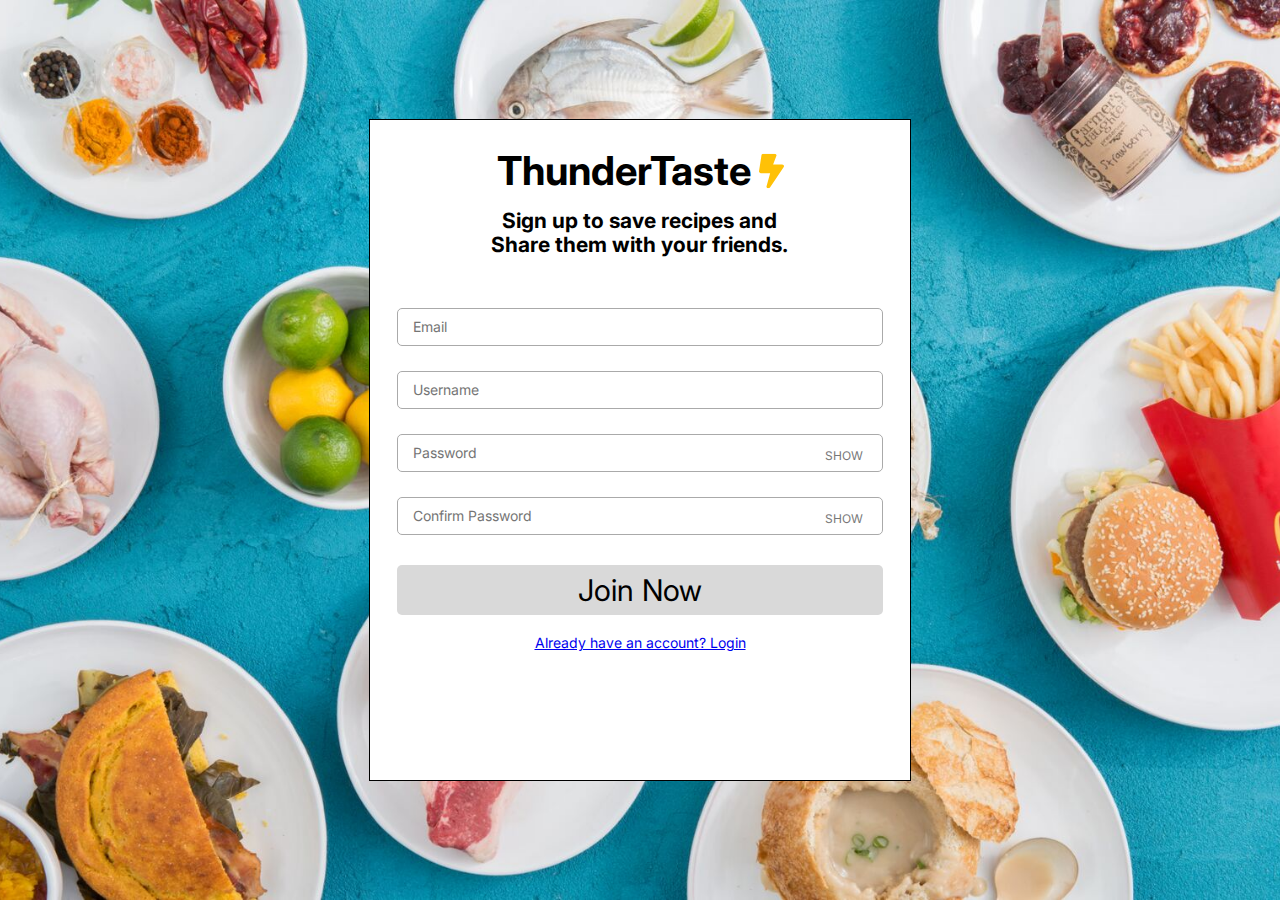
<file: signup.html>
<!DOCTYPE html>
<html lang="en">

<head>
    <meta charset="UTF-8">
    <meta name="viewport" content="width=device-width, initial-scale=1.0">
    <link href="https://fonts.googleapis.com/css?family=Inter&display=swap" rel="stylesheet">
    <link href="./css/signup.css" rel="stylesheet">
    <link href="./css/normalize.css" rel="stylesheet">
    <script src="./js/signup.js" defer></script>
    <title>Sign Up Page</title>
</head>

<body>
<div class="box-container">
    <div class="background-image"></div>
    <div class="signup-box">
        <div class="login-header">
            <a href="index.html" class="branding-link">
                <h1 class="brand-name">ThunderTaste</h1>
                <div class="brand-icon">
                    <svg class="bolt-icon" height="50" viewBox="0 0 36 50" width="36" xmlns="http://www.w3.org/2000/svg">
                        <use xlink:href="images/icons/icons.svg#bolt-icon"></use>
                    </svg>
                </div>
            </a>
            <h2 class="join-info">Sign up to save recipes and Share them with your friends.</h2>
        </div>

        <form id="signupForm">
            <div class="input-box">
                <input type="email" id="email" class="input-field" placeholder="Email">
                <div class="error-message" id="emailError"></div>
            </div>
            <div class="input-box">
                <input type="text" id="username" class="input-field" placeholder="Username">
                <div class="error-message" id="usernameError"></div>
            </div>
            <div class="input-box password-input-container">
                <input type="password" id="password" class="input-field" placeholder="Password">
                <button type="button" id="togglePassword1" class="toggle-password-button">SHOW</button>
                <div class="error-message" id="passwordError"></div>
            </div>
            <div class="input-box password-input-container">
                <input type="password" id="confirmPassword" class="input-field" placeholder="Confirm Password">
                <button type="button" id="togglePassword" class="toggle-password-button">SHOW</button>
                <div class="error-message" id="confirmPasswordError"></div>
            </div>
            <div class="signup-button">
                <button type="submit" class="button-label">Join Now</button>
            </div>

        </form>
        <div class="already-have-account-container">
        <a href="login.html" class="already-have-account">Already have an account? Login</a>
        </div>
    </div>


</div>


</body>
</html>
</file>
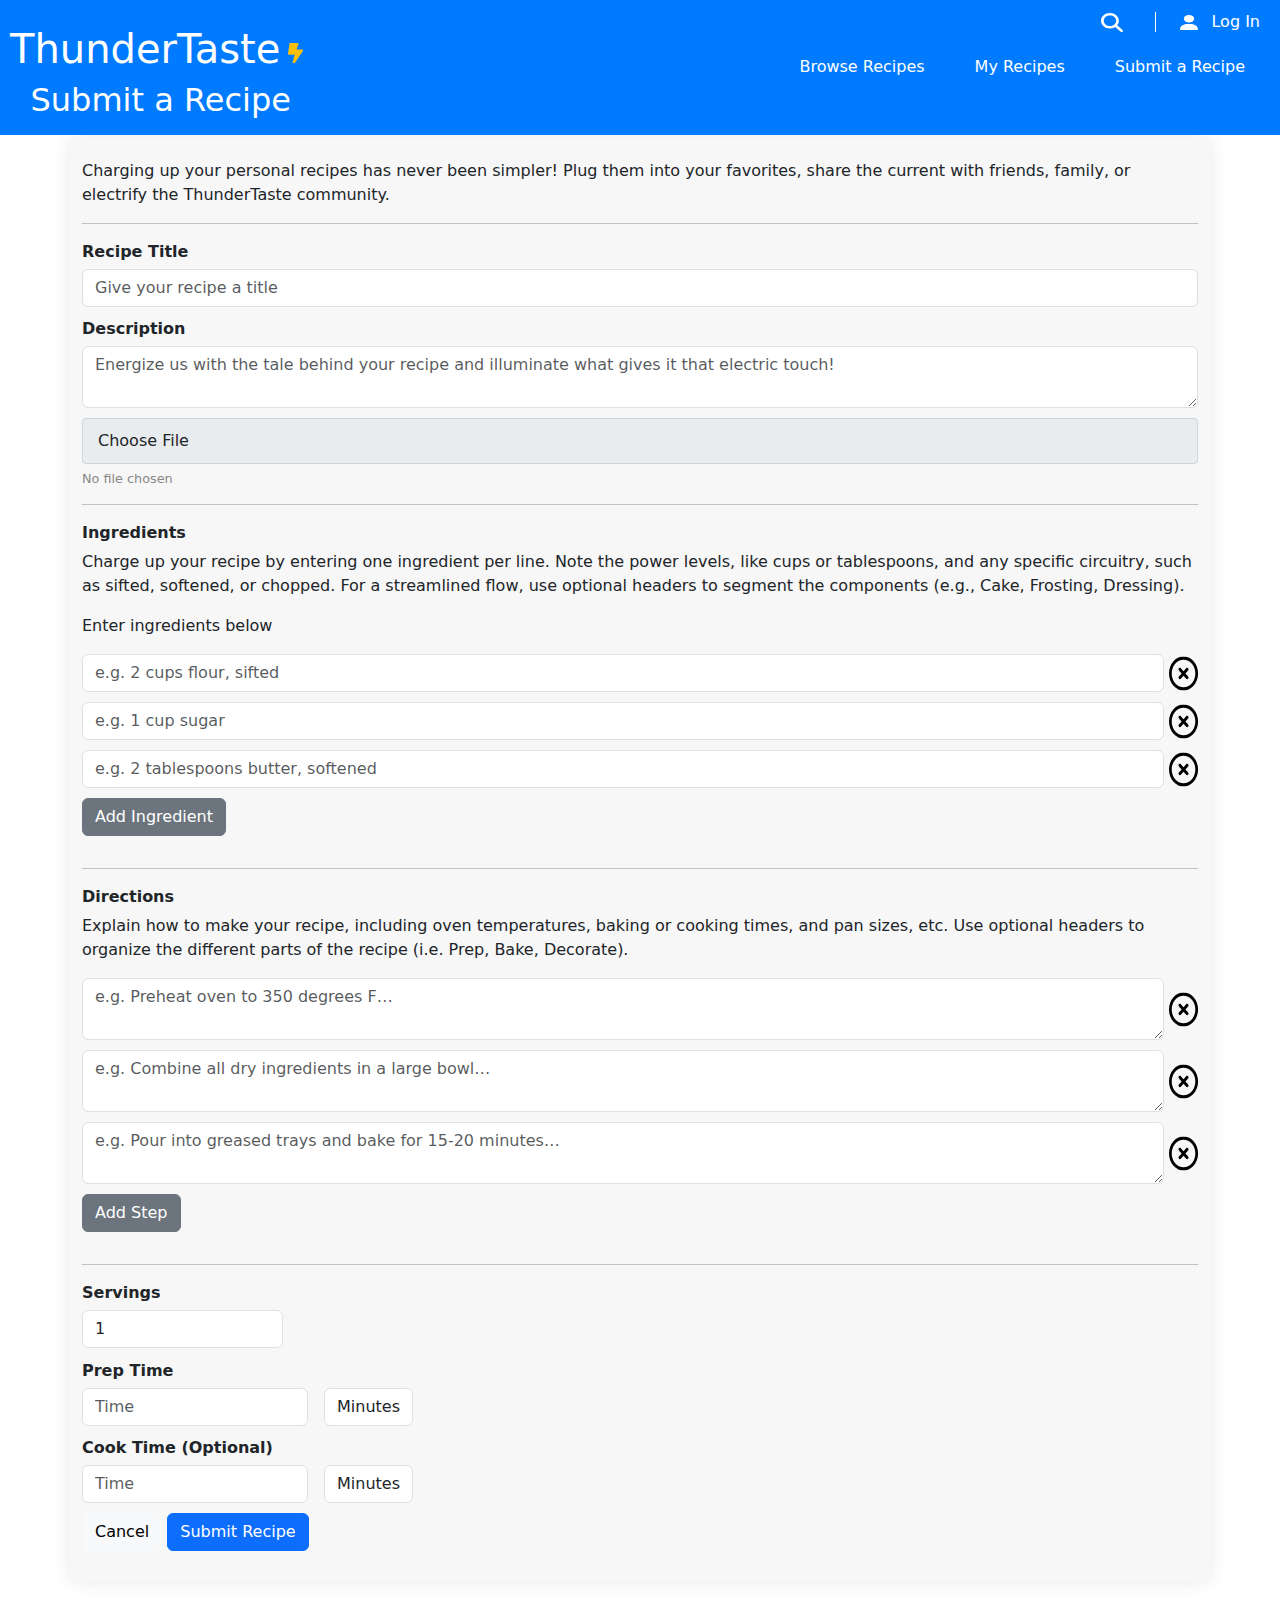
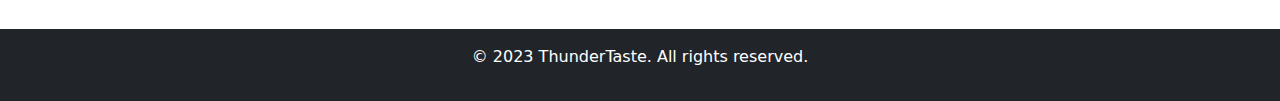
<file: submit-recipe.html>
<!DOCTYPE html>
<html lang="en">

<head>
    <meta charset="UTF-8">
    <meta name="viewport" content="width=device-width, initial-scale=1.0">
    <link href="https://fonts.googleapis.com/css?family=Inter&display=swap" rel="stylesheet">
    <link href="./css/submit-recipie.css" rel="stylesheet">
    <link href="./css/normalize.css" rel="stylesheet">
    <link href="https://cdn.jsdelivr.net/npm/bootstrap@5.2.3/dist/css/bootstrap.min.css" rel="stylesheet">
    <title>ThunderTaste Recipes</title>
</head>

<body>
<header class="site-header">
    <div class="site-branding">
        <div class="branding-container">
            <a href="index.html" class="site-title">
                <h1>ThunderTaste</h1>
                <svg class="bolt-icon" height="50" viewBox="0 0 36 50" width="36" xmlns="http://www.w3.org/2000/svg">
                    <use xlink:href="images/icons/icons.svg#bolt-icon"></use>
                </svg>
            </a>
            <h2>Submit a Recipe</h2>
        </div>
    </div>

    <div class="header-actions user-account">
        <a href="#">
            <svg class="search-icon" viewBox="0 0 45 39" xmlns="http://www.w3.org/2000/svg">
                <use xlink:href="images/icons/icons.svg#search-icon"></use>
            </svg>
        </a>
        <div class="separator"></div>
        <a href="login.html" class="account-label">
            <svg class="user-icon user-avatar" viewBox="0 0 37 31" xmlns="http://www.w3.org/2000/svg">
                <use xlink:href="images/icons/icons.svg#user-icon"></use>
            </svg>
            Log In
        </a>
    </div>

    <nav>
        <ul>
            <li><a href="recipe-search.html">Browse Recipes</a></li>
            <li><a href="#">My Recipes</a></li>
            <li><a href="submit-recipe.html">Submit a Recipe</a></li>
        </ul>
    </nav>

</header>

<section class="recipe-form container mt-1">
    <form id="recipeForm">
        <div class="form-group">
            <p>Charging up your personal recipes has never been simpler! Plug them into your favorites, share the
                current with friends, family, or electrify the ThunderTaste community.</p>
            <hr>
            <label for="recipeTitle">Recipe Title</label>
            <input type="text" id="recipeTitle" class="form-control" placeholder="Give your recipe a title">
            <small id="recipeTitleError" class="form-text text-danger"></small> <!-- Error message placeholder -->
        </div>

        <div class="form-group">

            <label for="description">Description</label>
            <textarea id="description" class="form-control"
                      placeholder="Energize us with the tale behind your recipe and illuminate what gives it that electric touch!"></textarea>
            <small id="descriptionError" class="form-text text-danger"></small> <!-- Error message placeholder -->
        </div>

        <div class="file-input-wrapper">
            <label for="recipePhoto" class="custom-file-label">Choose File</label>
            <input type="file" class="form-control-file" id="recipePhoto" hidden>
            <span class="file-name">No file chosen</span>
        </div>

        <hr>

        <!-- Ingredients Group -->
        <div class="form-group" id="ingredients-group">
            <label >Ingredients</label>
            <p>Charge up your recipe by entering one ingredient per line. Note the power levels, like cups or
                tablespoons, and any specific circuitry, such as sifted, softened, or chopped. For a streamlined flow,
                use optional headers to segment the components (e.g., Cake, Frosting, Dressing).</p>
            <p>Enter ingredients below</p>
            <div id="ingredientInputContainer">
                <!-- Ingredient inputs will be dynamically added here -->
            <div class="input-wrapper">
                <label for="ingredients1"></label><input id="ingredients1" class="form-control" placeholder="e.g. 2 cups flour, sifted">
                <svg width="30" height="35" viewBox="0 0 30 35" fill="none" xmlns="http://www.w3.org/2000/svg">
                    <use xlink:href="images/icons/icons.svg#circle-x-icon"></use>
                </svg>
            </div>

            <div class="input-wrapper">
                <label for="ingredients2"></label><input id="ingredients2" class="form-control"
                                                         placeholder="e.g. 1 cup sugar">
                <svg width="30" height="35" viewBox="0 0 30 35" fill="none" xmlns="http://www.w3.org/2000/svg">
                    <use xlink:href="images/icons/icons.svg#circle-x-icon"></use>
                </svg>
            </div>

            <div class="input-wrapper">
                <label for="ingredients3"></label><input id="ingredients3" class="form-control"
                                                         placeholder="e.g. 2 tablespoons butter, softened">
                <svg width="30" height="35" viewBox="0 0 30 35" fill="none" xmlns="http://www.w3.org/2000/svg">
                    <use xlink:href="images/icons/icons.svg#circle-x-icon"></use>
                </svg>
            </div>

            </div>
        </div>




        <button type="button" class="btn btn-secondary btn-add-ingredient mb-3">Add Ingredient</button>

        <!-- Error Message for Ingredients -->
        <span id="ingredientsError" class="text-danger" style="display:none;"></span>
        <hr>
        <div class="form-group" id="steps-group">
            <label for="directions1">Directions</label>
            <p>Explain how to make your recipe, including oven temperatures, baking or cooking times, and pan sizes,
                etc. Use optional headers to organize the different parts of the recipe (i.e. Prep, Bake, Decorate).</p>

            <div class="input-wrapper">
                <textarea id="directions1" class="form-control"
                          placeholder="e.g. Preheat oven to 350 degrees F…"></textarea>
                <svg width="30" height="35" viewBox="0 0 30 35" fill="none" xmlns="http://www.w3.org/2000/svg">
                    <use xlink:href="images/icons/icons.svg#circle-x-icon"></use>
                </svg>
            </div>

            <div class="input-wrapper">
                <label for="directions2"></label><textarea id="directions2" class="form-control"
                                                           placeholder="e.g. Combine all dry ingredients in a large bowl…"></textarea>
                <svg width="30" height="35" viewBox="0 0 30 35" fill="none" xmlns="http://www.w3.org/2000/svg">
                    <use xlink:href="images/icons/icons.svg#circle-x-icon"></use>
                </svg>
            </div>

            <div class="input-wrapper">
                <label for="directions3"></label><textarea id="directions3" class="form-control"
                                                           placeholder="e.g. Pour into greased trays and bake for 15-20 minutes…"></textarea>
                <svg width="30" height="35" viewBox="0 0 30 35" fill="none" xmlns="http://www.w3.org/2000/svg">
                    <use xlink:href="images/icons/icons.svg#circle-x-icon"></use>
                </svg>
            </div>


        </div>



        <button type="button" class="btn btn-secondary btn-add-step mb-3">Add Step</button>

        <!-- Error Message for Steps -->
        <span id="stepsError" class="text-danger" style="display:none;"></span>

        <hr>

        <div class="form-row">
            <div class="custom-form-group">
                <label for="servings">Servings</label>
                <input type="number" id="servings" class="form-control" min="1" value="1">
            </div>
            <div class="form-group col-md-4 d-flex align-items-center">
                <div class="me-2">
                    <label for="prepTimeNumber">Prep Time</label>
                    <input type="number" id="prepTimeNumber" class="form-control" min="1" placeholder="Time">
                </div>
                <div class="ms-2"> <!-- Added margin start (left) -->
                    <label for="prepTimeUnit">&nbsp;</label>
                    <select id="prepTimeUnit" class="form-control">
                        <option value="minutes">Minutes</option>
                        <option value="hours">Hours</option>
                    </select>
                </div>
            </div>

            <div class="form-group col-md-4 d-flex align-items-center">
                <div class="me-2">
                    <label for="cookTimeNumber">Cook Time (Optional)</label>
                    <input type="number" id="cookTimeNumber" class="form-control" min="0" placeholder="Time">
                </div>
                <div class="ms-2"> <!-- Added margin start (left) -->
                    <label for="cookTimeUnit">&nbsp;</label>
                    <select id="cookTimeUnit" class="form-control">
                        <option value="minutes">Minutes</option>
                        <option value="hours">Hours</option>
                    </select>
                </div>
            </div>


            <div class="form-group">
            <button type="button" class="btn btn-light">Cancel</button>
            <button type="submit" class="btn btn-primary mr-2">Submit Recipe</button>
            </div>
        </div>
    </form>
</section>
<script src="./js/submit-recipe.js"></script>
</body>
<footer class="container-fluid bg-dark text-white py-3 mt-5">
    <div class="container text-center">
        <p>&copy; 2023 ThunderTaste. All rights reserved.</p>
    </div>
</footer>
</html>
</file>
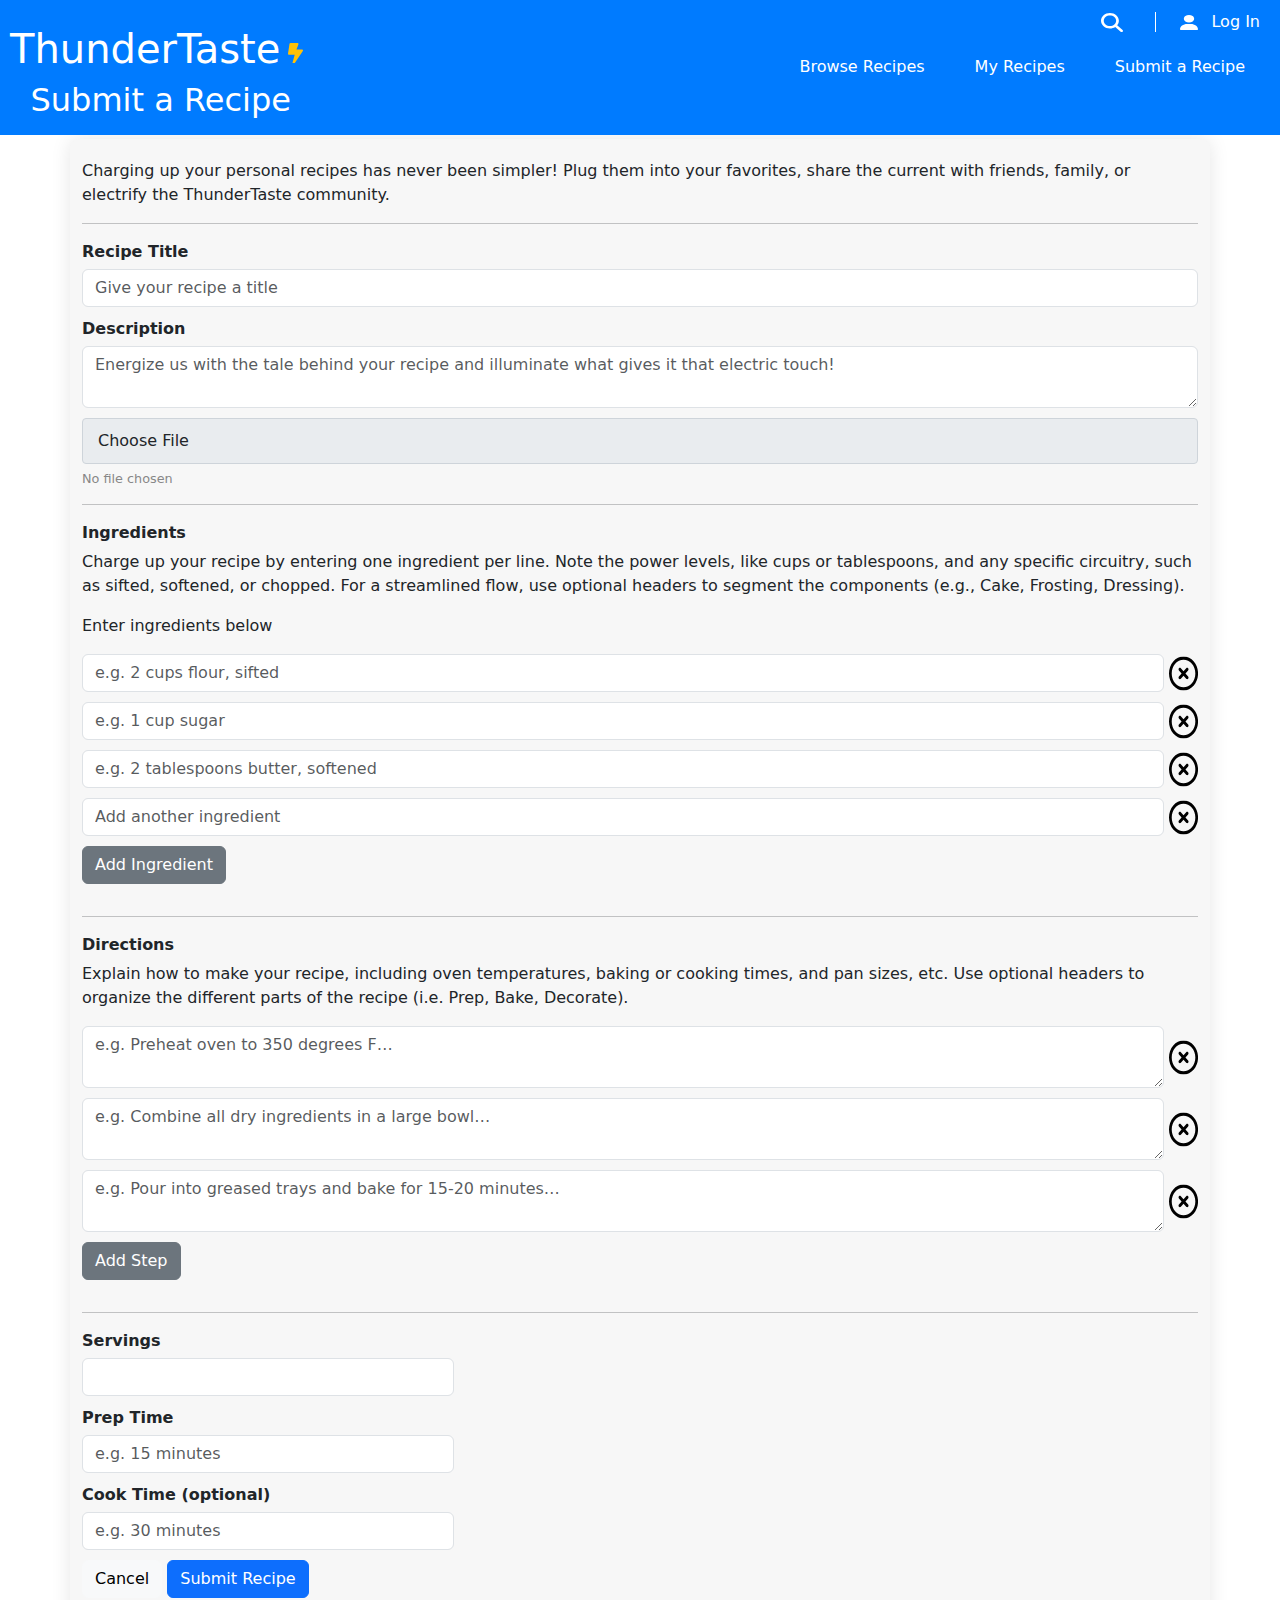
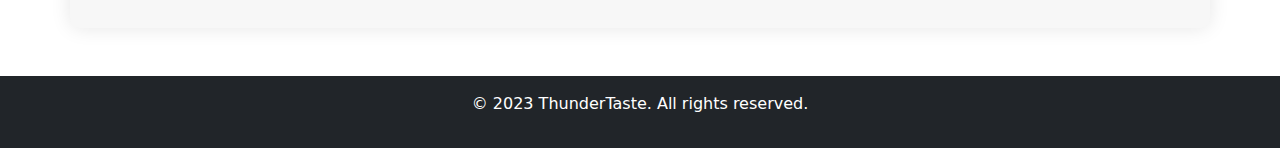
<file: submit-recipie.html>
<!DOCTYPE html>
<html lang="en">

<head>
    <meta charset="UTF-8">
    <meta name="viewport" content="width=device-width, initial-scale=1.0">
    <link href="https://fonts.googleapis.com/css?family=Inter&display=swap" rel="stylesheet">
    <link href="./css/submit-recipie.css" rel="stylesheet">
    <link href="./css/normalize.css" rel="stylesheet">
    <link href="https://cdn.jsdelivr.net/npm/bootstrap@5.2.3/dist/css/bootstrap.min.css" rel="stylesheet">
    <title>ThunderTaste Recipes</title>
</head>

<body>
<header class="site-header">
    <div class="site-branding">
        <div class="branding-container">
            <a href="index.html" class="site-title">
                <h1>ThunderTaste</h1>
                <svg class="bolt-icon" height="50" viewBox="0 0 36 50" width="36" xmlns="http://www.w3.org/2000/svg">
                    <use xlink:href="images/icons/icons.svg#bolt-icon"></use>
                </svg>
            </a>
            <h2>Submit a Recipe</h2>
        </div>
    </div>

    <div class="header-actions user-account">
        <a href="#">
            <svg class="search-icon" viewBox="0 0 45 39" xmlns="http://www.w3.org/2000/svg">
                <use xlink:href="images/icons/icons.svg#search-icon"></use>
            </svg>
        </a>
        <div class="separator"></div>
        <a href="login.html" class="account-label">
            <svg class="user-icon user-avatar" viewBox="0 0 37 31" xmlns="http://www.w3.org/2000/svg">
                <use xlink:href="images/icons/icons.svg#user-icon"></use>
            </svg> Log In
        </a>
    </div>

    <nav>
        <ul>
            <li><a href="recipe-search.html">Browse Recipes</a></li>
            <li><a href="#">My Recipes</a></li>
            <li><a href="submit-recipie.html">Submit a Recipe</a></li>
        </ul>
    </nav>

</header>

<section class="recipe-form container mt-1">
    <form>
        <div class="form-group">
            <p>Charging up your personal recipes has never been simpler! Plug them into your favorites, share the current with friends, family, or electrify the ThunderTaste community.</p>
            <hr>
            <label for="recipeTitle">Recipe Title</label>
            <input type="text" id="recipeTitle" class="form-control" placeholder="Give your recipe a title">
        </div>

        <div class="form-group">

            <label for="description">Description</label>
            <textarea id="description" class="form-control" placeholder="Energize us with the tale behind your recipe and illuminate what gives it that electric touch!"></textarea>
        </div>

        <div class="file-input-wrapper">
            <label for="recipePhoto" class="custom-file-label">Choose File</label>
            <input type="file" class="form-control-file" id="recipePhoto" hidden>
            <span class="file-name">No file chosen</span>
        </div>

        <hr>
        <div class="form-group">
            <label for="ingredients1">Ingredients</label>
            <p>Charge up your recipe by entering one ingredient per line. Note the power levels, like cups or tablespoons, and any specific circuitry, such as sifted, softened, or chopped. For a streamlined flow, use optional headers to segment the components (e.g., Cake, Frosting, Dressing).</p>
            <p>Enter ingredients below</p>

            <div class="input-wrapper">
                <input id="ingredients1" class="form-control" placeholder="e.g. 2 cups flour, sifted">
                <svg width="30" height="35" viewBox="0 0 30 35" fill="none" xmlns="http://www.w3.org/2000/svg">
                    <use xlink:href="images/icons/icons.svg#circle-x-icon"></use>
                </svg>
            </div>

            <div class="input-wrapper">
                <label for="ingredients2"></label><input id="ingredients2" class="form-control" placeholder="e.g. 1 cup sugar">
                <svg width="30" height="35" viewBox="0 0 30 35" fill="none" xmlns="http://www.w3.org/2000/svg">
                    <use xlink:href="images/icons/icons.svg#circle-x-icon"></use>
                </svg>
            </div>

            <div class="input-wrapper">
                <label for="ingredients3"></label><input id="ingredients3" class="form-control" placeholder="e.g. 2 tablespoons butter, softened">
                <svg width="30" height="35" viewBox="0 0 30 35" fill="none" xmlns="http://www.w3.org/2000/svg">
                    <use xlink:href="images/icons/icons.svg#circle-x-icon"></use>
                </svg>
            </div>

            <div class="input-wrapper">
                <label for="ingredients4"></label><input id="ingredients4" class="form-control" placeholder="Add another ingredient">
                <svg width="30" height="35" viewBox="0 0 30 35" fill="none" xmlns="http://www.w3.org/2000/svg">
                    <use xlink:href="images/icons/icons.svg#circle-x-icon"></use>
                </svg>
            </div>
        </div>
        <button type="button" class="btn btn-secondary mb-3">Add Ingredient</button>
        <hr>
        <div class="form-group">
            <label for="directions1">Directions</label>
            <p>Explain how to make your recipe, including oven temperatures, baking or cooking times, and pan sizes, etc. Use optional headers to organize the different parts of the recipe (i.e. Prep, Bake, Decorate).</p>

            <div class="input-wrapper">
                <textarea id="directions1" class="form-control" placeholder="e.g. Preheat oven to 350 degrees F…"></textarea>
                <svg width="30" height="35" viewBox="0 0 30 35" fill="none" xmlns="http://www.w3.org/2000/svg">
                    <use xlink:href="images/icons/icons.svg#circle-x-icon"></use>
                </svg>
            </div>

            <div class="input-wrapper">
                <label for="directions2"></label><textarea id="directions2" class="form-control" placeholder="e.g. Combine all dry ingredients in a large bowl…"></textarea>
                <svg width="30" height="35" viewBox="0 0 30 35" fill="none" xmlns="http://www.w3.org/2000/svg">
                    <use xlink:href="images/icons/icons.svg#circle-x-icon"></use>
                </svg>
            </div>

            <div class="input-wrapper">
                <label for="directions3"></label><textarea id="directions3" class="form-control" placeholder="e.g. Pour into greased trays and bake for 15-20 minutes…"></textarea>
                <svg width="30" height="35" viewBox="0 0 30 35" fill="none" xmlns="http://www.w3.org/2000/svg">
                    <use xlink:href="images/icons/icons.svg#circle-x-icon"></use>
                </svg>
            </div>
        </div>
        <button type="button" class="btn btn-secondary mb-3">Add Step</button>

        <hr>

        <div class="form-row">
            <div class="form-group col-md-4">
                <label for="servings">Servings</label>
                <input type="number" id="servings" class="form-control">
            </div>
            <div class="form-group col-md-4">
                <label for="prepTime">Prep Time</label>
                <input type="text" id="prepTime" class="form-control" placeholder="e.g. 15 minutes">
            </div>
            <div class="form-group col-md-4">
                <label for="cookTime">Cook Time (optional)</label>
                <input type="text" id="cookTime" class="form-control" placeholder="e.g. 30 minutes">
            </div>
        </div>

        <div class="form-group">
            <button type="button" class="btn btn-light">Cancel</button>
            <button type="submit" class="btn btn-primary mr-2">Submit Recipe</button>
        </div>
    </form>
</section>

<script>
    document.getElementById('recipePhoto').addEventListener('change', function() {
        let fileName = this.value.split('\\').pop(); // Extracts file name from full path
        this.nextElementSibling.textContent = fileName ? fileName : 'No file chosen';
    });
</script>


</body>
<footer class="container-fluid bg-dark text-white py-3 mt-5">
    <div class="container text-center">
        <p>&copy; 2023 ThunderTaste. All rights reserved.</p>
    </div>
</footer>
</html>
</file>
<file: css/main.css>
/***********************************
 GENERAL
************************************/

body {
    font-family: 'Inter', sans-serif;
    font-size: 14px;
}

* {
    box-sizing: border-box;
}

img {
    max-width: 100%;
}

/***********************************
 HEADER
************************************/

header {
    width: 100%;
    background: #007BFF;
    position: relative;
    color: white;
    padding-left: 10px;
    padding-right: 20px;
    padding-top: 25px;
    padding-bottom: 10px;
}

h1 {
    font-size: 40px;
    color: #fcfcfc;
    line-height: 0.1; /* Adjust the line height */
}

h2 {
    font-size: 20px;
    line-height: 1; /* Adjust the line height */
}

.bolt-icon {
    fill: #FFC107; /* This will make the SVG the color you choose, as an example */
    width: 15px; /* You can specify any width you want */
    height: auto; /* This will maintain the aspect ratio of the SVG */

}


.site-branding {
    display: flex;
    flex-direction: column;
    align-items: start; /* Align the items to the start of the container */
    float: left;

}

.branding-container {
    display: flex;
    flex-direction: column; /* Make items appear vertically */
    gap: 0; /* Remove any gaps */
    align-items: center;
}

h1, h2 {
    margin: 0; /* Remove margins */
    padding: 0; /* Remove paddings */
}

.site-title {
    display: flex; /* This makes the container use flexbox */
    align-items: center; /* This will vertically center the text and the icon */
    gap: 8px; /* This will create a small gap between the text and the icon */
}

.site-title :hover {
    color: #FFC107; /* You can choose any color for the hover effect */
}

.bolt-icon,
.search-icon,
.user-icon {

    height: auto; /* Maintain aspect ratio */
    vertical-align: middle; /* Align SVGs with the text */
    margin-right: 8px; /* Space between icon and text if they're side by side */
}

.header-actions {
    display: flex;
    align-items: center; /* This ensures everything is aligned vertically */
    position: absolute; /* Use absolute positioning */
    top: 10px; /* Adjust these values to position the container */
    right: 20px; /* Adjust these values to position the container */
    gap: 12px; /* Creates spacing between the icons and the Log In link */
}

/* Additional CSS for the Log In link for aesthetics */
.header-actions a {
    padding: 5px 10px;
    border-radius: 4px;
}


.separator {
    height: 20px; /* Adjust the height as per your requirements */
    width: 1px; /* This makes it a thin line */
    background-color: #ffffff; /* Color of the separator, adjust if needed */
    margin-left: 12px; /* Spacing to the left of the separator */
    margin-right: 12px; /* Spacing to the right of the separator */
}

.search-icon {
    width: 22px; /* Adjust width based on design preference */
    fill: #ffffff; /* This will make the SVG the color you choose, as an example */
}
.search-icon :hover {
    fill: #FFC107; /* You can choose any color for the hover effect */
}

.user-icon {
    width: 18px; /* Adjust width based on design preference */
    fill: #ffffff; /* This will make the SVG the color you choose, as an example */

}


a {
    float: right;
    color: white;
    text-decoration: none;
    transition: background-color 0.3s ease;
}

a:hover {
    background-color: rgba(255, 255, 255, 0.1);
}

/***********************************
 NAVIGATION
************************************/

nav {
    display: flex;
    justify-content: space-between;
    align-items: center;
    height: 100px;
    background-color: #007BFF;
    /* box-shadow: 0 2px 5px rgba(0, 0, 0, 0.25);*/
    flex-direction: row-reverse;
}

nav ul {
    list-style: none;
    display: flex;
    gap: 20px;
    flex-wrap: nowrap; /* Prevent the list items from wrapping */
}

nav li {
    position: relative;
}

nav a {
    padding: 10px 15px;
    border-radius: 5px;
    white-space: nowrap; /* Prevent the text inside anchor tags from wrapping */
}

/* Override Bootstrap styles for the links in the nav */
nav ul li a {
    color: inherit; /* This will use the color you've set for your links */
    text-decoration: none; /* This removes the underline */
    transition: color 0.3s; /* Optional: for a smooth color transition */
}

/* Change color on hover for better UX */
nav ul li a:hover {
    color: #FFC107; /* You can choose any color for the hover effect */
}

/* Overrides for site-title */
.branding-container a {
    text-decoration: none;  /* remove underline */
    color: white;  /* set color to white */
}

.site-title a:hover {
    color: #FFC107;  /* or whatever hover color you desire */
}

/* Overrides for header-actions user-account */
.header-actions a {
    text-decoration: none;  /* remove underline */
    color: white;  /* set color to white */
}

.header-actions a:hover {
    color: #FFC107;  /* or whatever hover color you desire */
}
/***********************************
 MAIN CONTENT
************************************/

.recent-recipes {
    display: grid;
    grid-template-columns: repeat(3, 1fr); /* This will create 3 equal-width columns */
    gap: 20px; /* This will create a 20px gap between the grid items, adjust as needed */
    padding: 20px; /* Optional padding for the container */
}

.recipe-card img {
    width: 100%; /* You can also use a fixed width like 200px if preferred */
    height: 150px; /* Adjust height as needed */
    object-fit: cover; /* This will make sure the images cover the area without distortion */
    border-radius: 5px; /* Optional: to give the images rounded corners */
}

.recipe-card .recipe-image-wrapper {
    position: relative; /* Ensure it's relative so the SVG is positioned relative to this container */
}

.Fave-icon {
    position: absolute;
    top: 5px; /* Position to the top */
    right: 5px; /* Position to the right */
    z-index: 1; /* Optional: Ensure the icon stays above the image */
    width: 30px;
    height: auto;
}

.recipe-card h3,
.recipe-card .star-ratings {
    margin: 0;
    white-space: nowrap; /* Prevent wrapping onto the next line */
}

.recipe-card h3 {
    white-space: nowrap;
    overflow: hidden; /* Hide overflow */
    text-overflow: ellipsis; /* Display an ellipsis when overflow */
    max-width: 80%; /* or any value you prefer */
    display: inline-block; /* ensure text-overflow works */
}

.recipe-card .star-ratings {
    white-space: nowrap;
}


.recipe-card h3 {
    margin-top: 15px;

}

.recipe-card {
    transition: all 0.3s ease; /* Smoothens the visual changes */
    cursor: pointer; /* Changes the cursor to a hand icon to indicate clickability */
    border-radius: 5px; /* Optional: adds rounded corners */
    padding: 10px;
}

.recipe-card:hover {
    background-color:  rgba(255, 255, 255, 0.1); /* Adds a very light grey background on hover */
    box-shadow: 0 4px 12px #FFC107; /* Adds a subtle shadow on hover */
}

/***********************************
 Mobile Responsive Design
************************************/

@media (max-width: 768px) {
    /* Adjustments for header and its elements */
    header {
        flex-direction: column;
        align-items: center;
        padding: 15px;
    }

    .site-branding {
        flex-direction: column;
        align-items: center;
        margin-bottom: 20px; /* Gives some spacing between branding and header actions */
    }

    .branding-container {
        flex-direction: column; /* Make items appear vertically */
        gap: 10px; /* Provides some spacing between the site title and h2 */
    }

    .site-title {
        gap: 5px; /* Reduces the gap between the text and icon a little for mobile */
    }

    .header-actions {
        position: static; /* Override absolute positioning */
        flex-direction: column; /* Stack items vertically */
        gap: 10px; /* Provides spacing between search icon and user icon */
        align-items: center;
        margin-top: 15px;
    }

    .header-actions a {
        display: flex;
        align-items: center;
        gap: 5px; /* space between user icon and "Log In" text */
    }

    .separator {
        height: 1px; /* Adjust the height as per your requirements */
        width: 100px; /* This makes it a thin line */
        background-color: #ffffff; /* Color of the separator, adjust if needed */
        margin-left: 12px; /* Spacing to the left of the separator */
        margin-right: 12px; /* Spacing to the right of the separator */
        align-self: center; /* Center the separator */
    }


    nav {
        justify-content: center;
        height: auto;
        flex-direction: column; /* Stack the navigation elements vertically */
        gap: 10px; /* Provides spacing between navigation elements */
        overflow: hidden;
        max-width: 100%;
    }

    nav ul {
        /* Stack the items vertically */
        flex-wrap: wrap;
    }

    /* Adjustments for the main content */
    .recent-recipes {
        grid-template-columns: 1fr; /* Only 1 card per row for better visibility */
        gap: 20px; /* Adjusted spacing between the cards */
    }

    .recipe-card h3 {
        max-width: 90%; /* A bit more room for titles */
    }
}
</file>
<file: css/create-a-review.css>
/***********************************
 GENERAL
************************************/

body {
    font-family: 'Inter', sans-serif;
    font-size: 14px;
}

* {
    box-sizing: border-box;
}

img {
    max-width: 100%;
}

/***********************************
 HEADER
************************************/

header {
    width: 100%;
    background: #007BFF;
    position: relative;
    color: white;
    padding-left: 10px;
    padding-right: 20px;
    padding-top: 25px;
    padding-bottom: 10px;
}

h1 {
    font-size: 40px;
    color: #fcfcfc;
    line-height: 0.1; /* Adjust the line height */
}

h2 {
    font-size: 20px;
    line-height: 1; /* Adjust the line height */
}

.bolt-icon {
    fill: #FFC107; /* This will make the SVG the color you choose, as an example */
    width: 15px; /* You can specify any width you want */
    height: auto; /* This will maintain the aspect ratio of the SVG */

}


.site-branding {
    display: flex;
    flex-direction: column;
    align-items: start; /* Align the items to the start of the container */
    float: left;

}

.branding-container {
    display: flex;
    flex-direction: column; /* Make items appear vertically */
    gap: 0; /* Remove any gaps */
    align-items: center;
}

h1, h2 {
    margin: 0; /* Remove margins */
    padding: 0; /* Remove paddings */
}

.site-title {
    display: flex; /* This makes the container use flexbox */
    align-items: center; /* This will vertically center the text and the icon */
    gap: 8px; /* This will create a small gap between the text and the icon */
}

.site-title :hover {
    color: #FFC107; /* You can choose any color for the hover effect */
}

.bolt-icon,
.search-icon,
.user-icon {

    height: auto; /* Maintain aspect ratio */
    vertical-align: middle; /* Align SVGs with the text */
    margin-right: 8px; /* Space between icon and text if they're side by side */
}

.header-actions {
    display: flex;
    align-items: center; /* This ensures everything is aligned vertically */
    position: absolute; /* Use absolute positioning */
    top: 10px; /* Adjust these values to position the container */
    right: 20px; /* Adjust these values to position the container */
    gap: 12px; /* Creates spacing between the icons and the Log In link */
}

/* Additional CSS for the Log In link for aesthetics */
.header-actions a {
    padding: 5px 10px;
    border-radius: 4px;
}


.separator {
    height: 20px; /* Adjust the height as per your requirements */
    width: 1px; /* This makes it a thin line */
    background-color: #ffffff; /* Color of the separator, adjust if needed */
    margin-left: 12px; /* Spacing to the left of the separator */
    margin-right: 12px; /* Spacing to the right of the separator */
}

.search-icon {
    width: 22px; /* Adjust width based on design preference */
    fill: #ffffff; /* This will make the SVG the color you choose, as an example */
}
.search-icon :hover {
    fill: #FFC107; /* You can choose any color for the hover effect */
}

.user-icon {
    width: 18px; /* Adjust width based on design preference */
    fill: #ffffff; /* This will make the SVG the color you choose, as an example */

}


a {
    float: right;
    color: white;
    text-decoration: none;
    transition: background-color 0.3s ease;
}

a:hover {
    background-color: rgba(255, 255, 255, 0.1);
}

/***********************************
 NAVIGATION
************************************/

nav {
    display: flex;
    justify-content: space-between;
    align-items: center;
    height: 100px;
    background-color: #007BFF;
    flex-direction: row-reverse;
}

nav ul {
    list-style: none;
    display: flex;
    gap: 20px;
    flex-wrap: nowrap; /* Prevent the list items from wrapping */
}

nav li {
    position: relative;
}

nav a {
    padding: 10px 15px;
    border-radius: 5px;
    white-space: nowrap; /* Prevent the text inside anchor tags from wrapping */
}

/* Override Bootstrap styles for the links in the nav */
nav ul li a {
    color: inherit; /* This will use the color you've set for your links */
    text-decoration: none; /* This removes the underline */
    transition: color 0.3s; /* Optional: for a smooth color transition */
}

/* Change color on hover for better UX */
nav ul li a:hover {
    color: #FFC107; /* You can choose any color for the hover effect */
}

/* Overrides for site-title */
.branding-container a {
    text-decoration: none;  /* remove underline */
    color: white;  /* set color to white */
}

.site-title a:hover {
    color: #FFC107;  /* or whatever hover color you desire */
}

/* Overrides for header-actions user-account */
.header-actions a {
    text-decoration: none;  /* remove underline */
    color: white;  /* set color to white */
}

.header-actions a:hover {
    color: #FFC107;  /* or whatever hover color you desire */
}
/***********************************
 MAIN CONTENT
************************************/

.recipe-header {
    display: flex;
    align-items: center;
}

.small-image {
    width: 50px;
    height: 90px;
    margin-right: 10px;
    object-fit: cover;
}

.review-section {
    display: flex;
    gap: 10px;
    flex-direction: column;
}

.review-section img {
    border-radius: 5px;
    max-width: 150px;
    width: 100%;
    object-fit: cover;
    margin-right: 10px;
}

input.star { display: none; }

label.star {
    float: right;
    padding: 10px;
    font-size: 36px;
    color: #143a8c;
    transition: all .2s;
}

input.star:checked ~ label.star:before {
    content: '\f005';
    color: #FD4;
    transition: all .25s;
}

input.star-5:checked ~ label.star:before {
    color: #FE7;
    text-shadow: 0 0 20px #952;
}

input.star-1:checked ~ label.star:before {
    color: #F62;
}

label.star:hover {
    transform: rotate(-15deg) scale(1.3);
}

label.star:before {
    content: '\f006';
    font-family: FontAwesome;
}

/***********************************
 Mobile Responsive Design
************************************/

@media (max-width: 768px) {
    /* Adjustments for header and its elements */
    header {
        flex-direction: column;
        align-items: center;
        padding: 15px;
    }

    .site-branding {
        flex-direction: column;
        align-items: center;
        margin-bottom: 20px; /* Gives some spacing between branding and header actions */
    }

    .branding-container {
        flex-direction: column; /* Make items appear vertically */
        gap: 10px; /* Provides some spacing between the site title and h2 */
    }

    .site-title {
        gap: 5px; /* Reduces the gap between the text and icon a little for mobile */
    }

    .header-actions {
        position: static; /* Override absolute positioning */
        flex-direction: column; /* Stack items vertically */
        gap: 10px; /* Provides spacing between search icon and user icon */
        align-items: center;
        margin-top: 15px;
    }

    .header-actions a {
        display: flex;
        align-items: center;
        gap: 5px; /* space between user icon and "Log In" text */
    }

    .separator {
        height: 1px; /* Adjust the height as per your requirements */
        width: 100px; /* This makes it a thin line */
        background-color: #ffffff; /* Color of the separator, adjust if needed */
        margin-left: 12px; /* Spacing to the left of the separator */
        margin-right: 12px; /* Spacing to the right of the separator */
        align-self: center; /* Center the separator */
    }


    nav {
        justify-content: center;
        height: auto;
        flex-direction: column; /* Stack the navigation elements vertically */
        gap: 10px; /* Provides spacing between navigation elements */
        overflow: hidden;
        max-width: 100%;
    }

    nav ul {
        /* Stack the items vertically */
        flex-wrap: wrap;
    }

    /* Adjustments for the main content */
    .recent-recipes {
        grid-template-columns: 1fr; /* Only 1 card per row for better visibility */
        gap: 20px; /* Adjusted spacing between the cards */
    }

    .recipe-card h3 {
        max-width: 90%; /* A bit more room for titles */
    }
}
</file>
<file: css/forgotpassword.css>
/***********************************
 GENERAL
************************************/
body {
    font-size: 14px;
    font-family: 'Inter', sans-serif;
    margin: 0;
    padding: 0;
    background-color: #f6f6f6;
}

/***********************************
 BACKGROUND
************************************/
.background-image {
    position: absolute;
    top: 0;
    left: 0;
    width: 100%;
    height: 100%;
    background: url("../images/loginBackground.png") no-repeat center;
    background-size: cover;
    z-index: -1;
}

/***********************************
 BOX CONTAINER
************************************/
.box-container {
    display: flex;
    flex-direction: column;
    align-items: center;
    justify-content: center;
    width: 100%;
    height: 100vh;
    box-shadow: 0px 4px 4px rgba(0, 0, 0, 0.25);
    position: relative;
    overflow: hidden;  /* to make sure nothing goes outside the container */
}

/***********************************
 FORGOT PASSWORD BOX
************************************/
.forgot-box {
    background-color: rgba(255, 255, 255, 1);
    border: 1px solid rgba(0, 0, 0, 1);
    margin: 5px 0;
    z-index: 1;
    display: flex;
    flex-direction: column;
    align-items: center;
    justify-content: center;
    gap: 20px;
    width: 540px;
    height: 600px;
    padding: 15px;
    box-shadow: 0px 2px 15px rgba(0, 0, 0, 0.1);
    border-radius: 5px;
}

/***********************************
 HEADER & PARAGRAPH
************************************/
.login-header {
    display: flex;
    flex-direction: column;  /* Stack children (lock icon and brand name) vertically */
    align-items: center;     /* Horizontally center align the children */
    justify-content: center; /* Vertically center align the children */
    gap: 20px;               /* Spacing between the lock icon and brand name */
}

.login-header h1.brand-name {
    font-size: 40px;
    color: rgba(0, 0, 0, 1);
    margin: 0; /* Removing the margin-bottom so that the gap will control spacing */
}

p {
    text-align: center;
    font-size: 18px;
    margin-bottom: 25px;
}

/***********************************
 INPUT
************************************/
.input-box {
    width: 80%;
    display: flex;
    flex-direction: column;
    align-items: center;
    justify-content: center;
}

.input-field {
    width: 100%;
    padding: 10px 15px;
    margin-bottom: 15px;
    box-sizing: border-box;
    border: 1px solid #ddd;
    border-radius: 4px;
}

/***********************************
 BUTTON
************************************/
.login-button {
    width: 80%;
    display: flex;
    justify-content: center;
}

.button-label {
    width: 100%;
    height: 50px;
    font-size: 18px;
    display: flex;
    align-items: center;
    justify-content: center;
    background-color: rgba(217, 217, 217, 1);
    color: rgba(0, 0, 0, 1);
    cursor: pointer;
    border: none;
    border-radius: 5px;
    transition: background-color 0.3s;
}

.button-label:hover {
    background-color: rgba(200, 200, 200, 1);
}

/***********************************
 BACK TO LOGIN LINK
************************************/
.back-to-login {
    font-size: 18px;
    text-align: center;
    margin-top: 25px;
    text-decoration: none;
    color: rgba(0, 0, 0, 1);
    transition: color 0.3s;
}

.back-to-login:hover {
    color: rgba(128, 128, 128, 1);
}

/***********************************
 CONFIRMATION MESSAGE
************************************/
.confirmation {
    width: 80%;
    background-color: #4CAF50;  /* Green color */
    color: white;
    text-align: center;
    padding: 15px;
    border-radius: 5px;
    margin-top: 20px;
    display: none;  /* Initially hidden */
}
</file>
<file: css/login.css>
/***********************************
 GENERAL
************************************/
body {
    font-size: 14px;
    font-family: 'Inter', sans-serif;
}


/***********************************
 BACKGROUND
************************************/
.background-image {
    position: absolute;
    top: 0;
    left: 0;
    width: 100%;
    height: 100%;
    background: url("../images/loginBackground.png") no-repeat center;
    background-size: cover;
    z-index: -1;
}

/***********************************
 BOXES
************************************/


.login-box,
.signup-box {
    background-color: rgba(255, 255, 255, 1);
    border: 1px solid rgba(0, 0, 0, 1);
    margin: 5px 0;  /* Only adding margin to top and bottom */
    z-index: 1;}

.login-box {
    /* Adding Flexbox to center everything */
    display: flex;
    flex-direction: column;
    align-items: center; /* Horizontally centering everything */
    justify-content: center;
    gap: 20px;
    width: 540px;
    height: 540px;

}

.signup-box {
    display: flex;
    flex-direction: row;
    justify-content: center;
    width: 540px;
    height: 100px;
    gap: 8px;
    align-items: center;
    font-size: 25px;

}

.box-container {
    display: flex;
    flex-direction: column;
    align-items: center;
    justify-content: center;
    width: 100%;
    height: 100vh;
    box-shadow: 0px 4px 4px rgba(0, 0, 0, 0.25);
    position: relative;
    overflow: hidden;  /* to make sure nothing goes outside the container */
}

/***********************************
 INPUT
************************************/
.input-box {
    display: flex;
    flex-direction: column;
    align-items: center;
    justify-content: center;
    gap: 20px;
    width: 80%; /* Changed to 80% for fluidity */
    max-width: 540px; /* Maximum width it can reach */
    height: auto;
    padding: 0px; /* Adding padding to avoid items touching the borders */

}
.input-field {
    width: 80%; /* Ensure the input field takes the full width of its container */
    box-sizing: border-box; /* Ensure padding and border are included in total width/height */
    padding: 10px 15px; /* Add some padding for visual comfort */
}

.input-background {
    width: 100%;
    height: 100%;
    background-color: rgba(217, 217, 217, 1);
}

.input-label {
    position: absolute;
    font-size: 40px;
    left: 23px;
    top: 50%;
    transform: translateY(-50%);
    color: rgba(128, 128, 128, 1);
}
.input-box,
.login-button {
    width: 90%; /* Making it take up 90% of its container's width */
    max-width: 497px;
    display: flex;
    justify-content: center;
}
/***********************************
 LOGIN HEADER
************************************/




.login-header {
    /* Setting a full width to the header to help position it above everything else */
    width: 100%;
    height: 110px;
    display: flex; /* This ensures that the brand name and icon are side by side */
    justify-content: center; /* Horizontally center the content */
    align-items: center; /* Vertically center the content */
}

.brand-name {
    font-size: 40px;
    color: rgba(0, 0, 0, 1);
    margin-right: 8px; /* Spacing between text and icon */
    position: relative; /* Remove absolute positioning */
}

.brand-icon {
    position: relative;
   }

.bolt-icon
{
    vertical-align: middle; /* Align SVGs with the text */
    fill: #FFC107; /* This will make the SVG the color you choose, as an example */
    width: 25px; /* You can specify any width you want */
    height: auto; /* This will maintain the aspect ratio of the SVG */
}

/***********************************
 BUTTON
************************************/
.login-button {
    width: 80%; /* Adjust this value according to your preference */
    max-width: 540px; /* This is the maximum width, which is the same as the width of the login box */
    height: 110px;
    display: flex;
    justify-content: center;
    position: relative;
    text-align: center;
}

.button-label {
    width: 100%; /* or whatever width you prefer */
    height: 50px; /* adjust height if needed */
    font-size: 30px;
    display: flex;
    align-items: center; /* vertically centers the text */
    justify-content: center; /* horizontally centers the text */
    border: none; /* remove default border */
    background-color: rgba(217, 217, 217, 1); /* or whatever color you prefer */
    color: rgba(0, 0, 0, 1);
    cursor: pointer; /* to show it's clickable */
    border-radius: 5px; /* if you want rounded corners */
    transition: background-color 0.3s; /* smooth transition for hover effect */
}

/* Optional: Change button background color on hover for better UX */
.button-label:hover {
    background-color: rgba(200, 200, 200, 1);
}

.button-background {
    width: 100%;
    height: 100%;
    background-color: rgba(217, 217, 217, 1);
}

.button-label {
    position: absolute;
    font-size: 40px;
    left: 50%;
    top: 50%;
    transform: translate(-50%, -50%);
    color: rgba(0, 0, 0, 1);
}



/***********************************
 FORGOT PASSWORD
************************************/

.forgot-password {
    /* ... Your existing styles ... */
    font-size: 25px;
    text-align: center; /* Centering the text */
    margin-top: 15px; /* Space it out from the button a bit */
}

.branding-link {
    display: flex; /* makes the link and its children act as a flexible container */
    align-items: center; /* vertically centers the children */
    text-decoration: none; /* removes the default underline from the link */
    color: inherit; /* ensures the link inherits its parent's text color */
    width: 100%; /* ensures the link takes up the full width of its container */
    height: 100%; /* ensures the link takes up the full height of its container */
    justify-content: center; /* horizontally center the content */
}
</file>
<file: css/my-account.css>
/***********************************
 GENERAL
************************************/

body {
    font-family: 'Inter', sans-serif;
    font-size: 14px;
}

* {
    box-sizing: border-box;
}

/***********************************
 HEADER
************************************/

header {
    width: 100%;
    background: #007BFF;
    position: relative;
    color: white;
    padding-left: 10px;
    padding-right: 20px;
    padding-top: 25px;
    padding-bottom: 10px;
}

h1 {
    margin: 0;
    padding: 0;
    font-size: 40px;
    color: #fcfcfc;
}

h2 {
    margin: 0;
    padding: 0;
    font-size: 20px;
    color: #fcfcfc;
}



.site-branding {
    display: flex;
    flex-direction: column;
    align-items: start;
    float: left;
}

.branding-container {
    display: flex;
    flex-direction: column;
    gap: 0;
    align-items: center;
}
/* Overrides for site-title */
.branding-container a {
    text-decoration: none;  /* remove underline */
    color: white;  /* set color to white */
}
.site-title {
    display: flex;
    align-items: center;
    gap: 8px;
}

.site-title :hover {
    color: #FFC107;
}

.bolt-icon {
    fill: #FFC107; /* This will make the SVG the color you choose, as an example */
    width: 15px; /* You can specify any width you want */
    height: auto; /* This will maintain the aspect ratio of the SVG */

}
.bolt-icon,
.search-icon,
.user-icon {
    height: auto;
    vertical-align: middle;
    margin-right: 8px;
}
.search-icon :hover {
    fill: #FFC107; /* You can choose any color for the hover effect */
}
.header-actions {
    display: flex;
    align-items: center;
    position: absolute;
    top: 10px;
    right: 20px;
    gap: 12px;
}

.header-actions a {
    padding: 5px 10px;
    border-radius: 4px;
    text-decoration: none;
    color: white;
}

.header-actions a:hover {
    color: #FFC107;
}

.separator {
    height: 20px;
    width: 1px;
    background-color: #ffffff;
    margin-left: 12px;
    margin-right: 12px;
}

.search-icon,
.user-icon {
    fill: #ffffff;
}

.search-icon {
    width: 22px;
}

.user-icon {
    width: 18px;
}

a {
    float: right;
    color: white;
    text-decoration: none;
    transition: background-color 0.3s ease;
}

a:hover {
    background-color: rgba(255, 255, 255, 0.1);
}

/***********************************
 NAVIGATION
************************************/

nav {
    display: flex;
    justify-content: space-between;
    align-items: center;
    height: 100px;
    background-color: #007BFF;
    flex-direction: row-reverse;
}

nav ul {
    list-style: none;
    display: flex;
    gap: 20px;
    flex-wrap: nowrap;
}

nav li {
    position: relative;
}

nav a {
    padding: 10px 15px;
    border-radius: 5px;
    white-space: nowrap;
}

nav ul li a {
    color: inherit;
    text-decoration: none;
    transition: color 0.3s;
}

nav ul li a:hover {
    color: #FFC107;
}
/***********************************
 MAIN CONTENT
************************************/
.profile-photo-container {
    display: flex;
    flex-direction: column;
    align-items: center;
}
.text-muted {
    display: block;
}
.btn-secondary {
    background-color: #ccc;
    color: #333;
    border: none;
}

.btn-secondary:hover {
    background-color: #aaa;
    color: #fff;
}

#charCounter.alert {
    color: red;
}

/***********************************
 Mobile Responsive Design
************************************/

@media (max-width: 768px) {
    header {
        flex-direction: column;
        align-items: center;
        padding: 15px;
    }

    .site-branding {
        flex-direction: column;
        align-items: center;
        margin-bottom: 20px;
    }

    .branding-container {
        flex-direction: column;
        gap: 10px;
    }

    .site-title {
        gap: 5px;
    }

    .header-actions {
        position: static;
        flex-direction: column;
        gap: 10px;
        align-items: center;
        margin-top: 15px;
    }

    .header-actions a {
        padding: 5px 8px;
    }

    nav {
        flex-direction: column;
        align-items: center;
        padding: 10px 0;
    }

    nav ul {
        flex-direction: column;
        gap: 15px;
    }
}
</file>
<file: css/my-recipes.css>
/***********************************
 GENERAL
************************************/

body {
    font-family: 'Inter', sans-serif;
    font-size: 14px;
}

* {
    box-sizing: border-box;
}

img {
    max-width: 100%;
}

/***********************************
 HEADER
************************************/

header {
    width: 100%;
    background: #007BFF;
    position: relative;
    color: white;
    padding-left: 10px;
    padding-right: 20px;
    padding-top: 25px;
    padding-bottom: 10px;
}

h1 {
    font-size: 40px;
    color: #fcfcfc;
    line-height: 0.1; /* Adjust the line height */
}

h2 {
    font-size: 20px;
    line-height: 1; /* Adjust the line height */
}

.bolt-icon {
    fill: #FFC107; /* This will make the SVG the color you choose, as an example */
    width: 15px; /* You can specify any width you want */
    height: auto; /* This will maintain the aspect ratio of the SVG */

}


.site-branding {
    display: flex;
    flex-direction: column;
    align-items: start; /* Align the items to the start of the container */
    float: left;

}

.branding-container {
    display: flex;
    flex-direction: column; /* Make items appear vertically */
    gap: 0; /* Remove any gaps */
    align-items: center;
}

h1, h2 {
    margin: 0; /* Remove margins */
    padding: 0; /* Remove paddings */
}

.site-title {
    display: flex; /* This makes the container use flexbox */
    align-items: center; /* This will vertically center the text and the icon */
    gap: 8px; /* This will create a small gap between the text and the icon */
}

.site-title :hover {
    color: #FFC107; /* You can choose any color for the hover effect */
}

.bolt-icon,
.search-icon,
.user-icon {

    height: auto; /* Maintain aspect ratio */
    vertical-align: middle; /* Align SVGs with the text */
    margin-right: 8px; /* Space between icon and text if they're side by side */
}

.header-actions {
    display: flex;
    align-items: center; /* This ensures everything is aligned vertically */
    position: absolute; /* Use absolute positioning */
    top: 10px; /* Adjust these values to position the container */
    right: 20px; /* Adjust these values to position the container */
    gap: 12px; /* Creates spacing between the icons and the Log In link */
}

/* Additional CSS for the Log In link for aesthetics */
.header-actions a {
    padding: 5px 10px;
    border-radius: 4px;
}


.separator {
    height: 20px; /* Adjust the height as per your requirements */
    width: 1px; /* This makes it a thin line */
    background-color: #ffffff; /* Color of the separator, adjust if needed */
    margin-left: 12px; /* Spacing to the left of the separator */
    margin-right: 12px; /* Spacing to the right of the separator */
}

.search-icon {
    width: 22px; /* Adjust width based on design preference */
    fill: #ffffff; /* This will make the SVG the color you choose, as an example */
}
.search-icon :hover {
    fill: #FFC107; /* You can choose any color for the hover effect */
}

.user-icon {
    width: 18px; /* Adjust width based on design preference */
    fill: #ffffff; /* This will make the SVG the color you choose, as an example */

}


a {
    float: right;
    color: white;
    text-decoration: none;
    transition: background-color 0.3s ease;
}

a:hover {
    background-color: rgba(255, 255, 255, 0.1);
}

/***********************************
 NAVIGATION
************************************/

nav {
    display: flex;
    justify-content: space-between;
    align-items: center;
    height: 100px;
    background-color: #007BFF;
    /* box-shadow: 0 2px 5px rgba(0, 0, 0, 0.25);*/
    flex-direction: row-reverse;
}

nav ul {
    list-style: none;
    display: flex;
    gap: 20px;
    flex-wrap: nowrap; /* Prevent the list items from wrapping */
}

nav li {
    position: relative;
}

nav a {
    padding: 10px 15px;
    border-radius: 5px;
    white-space: nowrap; /* Prevent the text inside anchor tags from wrapping */
}

/* Override Bootstrap styles for the links in the nav */
nav ul li a {
    color: inherit; /* This will use the color you've set for your links */
    text-decoration: none; /* This removes the underline */
    transition: color 0.3s; /* Optional: for a smooth color transition */
}

/* Change color on hover for better UX */
nav ul li a:hover {
    color: #FFC107; /* You can choose any color for the hover effect */
}

/* Overrides for site-title */
.branding-container a {
    text-decoration: none;  /* remove underline */
    color: white;  /* set color to white */
}

.site-title a:hover {
    color: #FFC107;  /* or whatever hover color you desire */
}

/* Overrides for header-actions user-account */
.header-actions a {
    text-decoration: none;  /* remove underline */
    color: white;  /* set color to white */
}

.header-actions a:hover {
    color: #FFC107;  /* or whatever hover color you desire */
}
/***********************************
 MAIN CONTENT
************************************/


.recent-recipes {
    display: grid;
    grid-template-columns: repeat(4, 1fr); /* Increase the number of columns to fit more cards in one row */
    gap: 20px;
    padding: 20px;
}

.recipe-card {
    width: 240px; /* fixed width to control card size */
    height: 200px; /* height for 4:3 aspect ratio */
    transition: all 0.3s ease;
    cursor: pointer;
    border-radius: 5px;
    padding: 10px;
    overflow: hidden; /* ensures content doesn't spill out of the card */
    position: relative; /* needed for positioning child elements */

}

.recipe-card img {
    width: 100%;
    height: 120px; /* allocate more space to the image */
    object-fit: cover;
    border-radius: 5px;
}

.recipe-card .recipe-image-wrapper {
    height: 120px; /* match image height */
    overflow: hidden; /* ensures the image doesn't spill out */
    position: relative;
}

.multi-menu-icon {
    position: absolute;
    top: 8px;
    right: 14px;
    z-index: 1;
    width: 20px; /* slightly smaller for better proportion */

}
.remove-icon {
    display: none;
    position: absolute;
    top: 1px;
    right: 14px;
    z-index: 1;
    width: 20px; /* slightly smaller for better proportion */

}

.recipe-card h3,
.recipe-card .star-ratings {
    margin: 0;
    white-space: nowrap;
}

.recipe-card h3 {
    white-space: nowrap;
    overflow: hidden;
    text-overflow: ellipsis;
    max-width: 90%;
    display: block; /* making it block to occupy full width */
    font-size: 14px; /* reduced font size */
    margin-top: 10px;
}

.recipe-card .star-ratings {
    font-size: 12px; /* reduced font size */
    margin-top: 5px;

}

.recipe-card:hover {
    background-color: rgba(255, 255, 255, 0.1);
    box-shadow: 0 4px 12px #FFC107;
}

/* Toggle Button Styles */
.recipe-toggle-buttons {
    margin: 20px 0;
    display: flex;
    justify-content: center; /* Centering the toggle buttons */
}

.btn-group {
flex-direction: column-reverse;
}

.btn-group-toggle .btn {
    border-radius: 0;
    border: 1px solid #007BFF;
    color: #007BFF;
    background-color: #fff;
    transition: background-color 0.3s ease;
}

/* Hide the default radio button */
.btn-group-toggle .btn input[type="radio"] {
    display: none;
}

.btn-group-toggle .btn.active {
    color: #fff;
    background-color: #007BFF;
    box-shadow: 0 0 5px rgba(0, 0, 0, 0.5);  /* Adds a subtle shadow for more emphasis */
}

.btn-group-toggle .btn {
    transition: background-color 0.3s ease, color 0.3s ease, box-shadow 0.3s ease;
}

.recipe-content {
    display: flex;  /* Display children (toggle & cards) side by side */
    align-items: flex-start;  /* Align the children to the top */
}

.recipe-toggle-buttons {
    margin-right: 20px;  /* Spacing between toggle and recipe cards */
    display: flex;
    flex-direction: column;  /* Toggle buttons on top of each other */
    align-items: flex-start;  /* Align buttons to the left */
}

.recipe-cards {
    flex-grow: 1;  /* Allow recipe cards to take remaining space */
}


/***********************************
 Mobile Responsive Design
************************************/

@media (max-width: 768px) {
    /* Adjustments for header and its elements */
    header {
        flex-direction: column;
        align-items: center;
        padding: 15px;
    }

    .site-branding {
        flex-direction: column;
        align-items: center;
        margin-bottom: 20px; /* Gives some spacing between branding and header actions */
    }

    .branding-container {
        flex-direction: column; /* Make items appear vertically */
        gap: 10px; /* Provides some spacing between the site title and h2 */
    }

    .site-title {
        gap: 5px; /* Reduces the gap between the text and icon a little for mobile */
    }

    .header-actions {
        position: static; /* Override absolute positioning */
        flex-direction: column; /* Stack items vertically */
        gap: 10px; /* Provides spacing between search icon and user icon */
        align-items: center;
        margin-top: 15px;
    }

    .header-actions a {
        display: flex;
        align-items: center;
        gap: 5px; /* space between user icon and "Log In" text */
    }

    .separator {
        height: 1px; /* Adjust the height as per your requirements */
        width: 100px; /* This makes it a thin line */
        background-color: #ffffff; /* Color of the separator, adjust if needed */
        margin-left: 12px; /* Spacing to the left of the separator */
        margin-right: 12px; /* Spacing to the right of the separator */
        align-self: center; /* Center the separator */
    }


    nav {
        justify-content: center;
        height: auto;
        flex-direction: column; /* Stack the navigation elements vertically */
        gap: 10px; /* Provides spacing between navigation elements */
        overflow: hidden;
        max-width: 100%;
    }

    nav ul {
        /* Stack the items vertically */
        flex-wrap: wrap;
    }

    /* Adjustments for the main content */
    .recent-recipes {
        grid-template-columns: 1fr; /* Only 1 card per row for better visibility */
        gap: 20px; /* Adjusted spacing between the cards */
    }

    .recipe-card h3 {
        max-width: 90%; /* A bit more room for titles */
    }
}
</file>
<file: css/recipe-search.css>
/***********************************
 GENERAL
************************************/

body {
    font-family: 'Inter', sans-serif;
    font-size: 14px;
}

* {
    box-sizing: border-box;
}

img {
    max-width: 100%;
}

/***********************************
 HEADER
************************************/

header {
    width: 100%;
    background: #007BFF;
    position: relative;
    color: white;
    padding-left: 10px;
    padding-right: 20px;
    padding-top: 25px;
    padding-bottom: 10px;
}

h1 {
    font-size: 40px;
    color: #fcfcfc;
    line-height: 0.1; /* Adjust the line height */
}

h2 {
    font-size: 20px;
    line-height: 1; /* Adjust the line height */
}

.bolt-icon {
    fill: #FFC107; /* This will make the SVG the color you choose, as an example */
    width: 15px; /* You can specify any width you want */
    height: auto; /* This will maintain the aspect ratio of the SVG */

}


.site-branding {
    display: flex;
    flex-direction: column;
    align-items: start; /* Align the items to the start of the container */
    float: left;

}

.branding-container {
    display: flex;
    flex-direction: column; /* Make items appear vertically */
    gap: 0; /* Remove any gaps */
    align-items: center;
}

h1, h2 {
    margin: 0; /* Remove margins */
    padding: 0; /* Remove paddings */
}

.site-title {
    display: flex; /* This makes the container use flexbox */
    align-items: center; /* This will vertically center the text and the icon */
    gap: 8px; /* This will create a small gap between the text and the icon */
}

.site-title :hover {
    color: #FFC107; /* You can choose any color for the hover effect */
}

.bolt-icon,
.search-icon,
.user-icon {

    height: auto; /* Maintain aspect ratio */
    vertical-align: middle; /* Align SVGs with the text */
    margin-right: 8px; /* Space between icon and text if they're side by side */
}

.header-actions {
    display: flex;
    align-items: center; /* This ensures everything is aligned vertically */
    position: absolute; /* Use absolute positioning */
    top: 10px; /* Adjust these values to position the container */
    right: 20px; /* Adjust these values to position the container */
    gap: 12px; /* Creates spacing between the icons and the Log In link */
}

/* Additional CSS for the Log In link for aesthetics */
.header-actions a {
    padding: 5px 10px;
    border-radius: 4px;
}


.separator {
    height: 20px; /* Adjust the height as per your requirements */
    width: 1px; /* This makes it a thin line */
    background-color: #ffffff; /* Color of the separator, adjust if needed */
    margin-left: 12px; /* Spacing to the left of the separator */
    margin-right: 12px; /* Spacing to the right of the separator */
}

.search-icon {
    width: 22px; /* Adjust width based on design preference */
    fill: #ffffff; /* This will make the SVG the color you choose, as an example */
}
.search-icon :hover {
    fill: #FFC107; /* You can choose any color for the hover effect */
}

.user-icon {
    width: 18px; /* Adjust width based on design preference */
    fill: #ffffff; /* This will make the SVG the color you choose, as an example */

}


a {
    float: right;
    color: white;
    text-decoration: none;
    transition: background-color 0.3s ease;
}

a:hover {
    background-color: rgba(255, 255, 255, 0.1);
}

/***********************************
 NAVIGATION
************************************/

nav {
    display: flex;
    justify-content: space-between;
    align-items: center;
    height: 100px;
    background-color: #007BFF;
    /* box-shadow: 0 2px 5px rgba(0, 0, 0, 0.25);*/
    flex-direction: row-reverse;
}

nav ul {
    list-style: none;
    display: flex;
    gap: 20px;
    flex-wrap: nowrap; /* Prevent the list items from wrapping */
}

nav li {
    position: relative;
}

nav a {
    padding: 10px 15px;
    border-radius: 5px;
    white-space: nowrap; /* Prevent the text inside anchor tags from wrapping */
}

/* Override Bootstrap styles for the links in the nav */
nav ul li a {
    color: inherit; /* This will use the color you've set for your links */
    text-decoration: none; /* This removes the underline */
    transition: color 0.3s; /* Optional: for a smooth color transition */
}

/* Change color on hover for better UX */
nav ul li a:hover {
    color: #FFC107; /* You can choose any color for the hover effect */
}

/* Overrides for site-title */
.branding-container a {
    text-decoration: none;  /* remove underline */
    color: white;  /* set color to white */
}

.site-title a:hover {
    color: #FFC107;  /* or whatever hover color you desire */
}

/* Overrides for header-actions user-account */
.header-actions a {
    text-decoration: none;  /* remove underline */
    color: white;  /* set color to white */
}

.header-actions a:hover {
    color: #FFC107;  /* or whatever hover color you desire */
}
/***********************************
 MAIN CONTENT
************************************/

.search-box .btn {
    margin-left: 20px; /* Adjust this value to your preference */
}

.recent-recipes {
    display: grid;
    grid-template-columns: repeat(3, 1fr); /* This will create 3 equal-width columns */
    gap: 20px; /* This will create a 20px gap between the grid items, adjust as needed */
    padding: 20px; /* Optional padding for the container */
}

.recipe-card img {
    width: 100%; /* You can also use a fixed width like 200px if preferred */
    height: 150px; /* Adjust height as needed */
    object-fit: cover; /* This will make sure the images cover the area without distortion */
    border-radius: 5px; /* Optional: to give the images rounded corners */
}

.recipe-card .recipe-image-wrapper {
    position: relative; /* Ensure it's relative so the SVG is positioned relative to this container */
}

.Fave-icon {
    position: absolute;
    top: 5px; /* Position to the top */
    right: 5px; /* Position to the right */
    z-index: 1; /* Optional: Ensure the icon stays above the image */
    width: 30px;
    height: auto;
}

.recipe-card h3,
.recipe-card .star-ratings {
    margin: 0;
    white-space: nowrap; /* Prevent wrapping onto the next line */
}

.recipe-card h3 {
    white-space: nowrap;
    overflow: hidden; /* Hide overflow */
    text-overflow: ellipsis; /* Display an ellipsis when overflow */
    max-width: 80%; /* or any value you prefer */
    display: inline-block; /* ensure text-overflow works */
}

.recipe-card .star-ratings {
    white-space: nowrap;
}


.recipe-card h3 {
    margin-top: 15px;

}

.recipe-card {
    transition: all 0.3s ease; /* Smoothens the visual changes */
    cursor: pointer; /* Changes the cursor to a hand icon to indicate clickability */
    border-radius: 5px; /* Optional: adds rounded corners */
    padding: 10px;
}

.recipe-card:hover {
    background-color:  rgba(255, 255, 255, 0.1); /* Adds a very light grey background on hover */
    box-shadow: 0 4px 12px #FFC107; /* Adds a subtle shadow on hover */
}

/***********************************
 Mobile Responsive Design
************************************/

@media (max-width: 768px) {
    /* Adjustments for header and its elements */
    header {
        flex-direction: column;
        align-items: center;
        padding: 15px;
    }

    .site-branding {
        flex-direction: column;
        align-items: center;
        margin-bottom: 20px; /* Gives some spacing between branding and header actions */
    }

    .branding-container {
        flex-direction: column; /* Make items appear vertically */
        gap: 10px; /* Provides some spacing between the site title and h2 */
    }

    .site-title {
        gap: 5px; /* Reduces the gap between the text and icon a little for mobile */
    }

    .header-actions {
        position: static; /* Override absolute positioning */
        flex-direction: column; /* Stack items vertically */
        gap: 10px; /* Provides spacing between search icon and user icon */
        align-items: center;
        margin-top: 15px;
    }

    .header-actions a {
        display: flex;
        align-items: center;
        gap: 5px; /* space between user icon and "Log In" text */
    }

    .separator {
        height: 1px; /* Adjust the height as per your requirements */
        width: 100px; /* This makes it a thin line */
        background-color: #ffffff; /* Color of the separator, adjust if needed */
        margin-left: 12px; /* Spacing to the left of the separator */
        margin-right: 12px; /* Spacing to the right of the separator */
        align-self: center; /* Center the separator */
    }


    nav {
        justify-content: center;
        height: auto;
        flex-direction: column; /* Stack the navigation elements vertically */
        gap: 10px; /* Provides spacing between navigation elements */
        overflow: hidden;
        max-width: 100%;
    }

    nav ul {
        /* Stack the items vertically */
        flex-wrap: wrap;
    }

    /* Adjustments for the main content */
    .recent-recipes {
        grid-template-columns: 1fr; /* Only 1 card per row for better visibility */
        gap: 20px; /* Adjusted spacing between the cards */
    }

    .recipe-card h3 {
        max-width: 90%; /* A bit more room for titles */
    }
}
</file>
<file: css/signup.css>
/***********************************
 GENERAL
************************************/
body {
    font-size: 14px;
    font-family: 'Inter', sans-serif;
}

/***********************************
 BACKGROUND
************************************/
.background-image {
    position: absolute;
    top: 0;
    left: 0;
    width: 100%;
    height: 100%;
    background: url("../images/loginBackground.png") center/cover no-repeat;
    z-index: -1;
}

/***********************************
 BOX CONTAINER
************************************/
.box-container {
    display: flex;
    flex-direction: column;
    align-items: center;
    justify-content: center;
    width: 100%;
    height: 100vh;
    box-shadow: 0px 4px 4px rgba(0, 0, 0, 0.25);
    position: relative;
    overflow: hidden;
}

/***********************************
 SIGNUP BOX
************************************/
.signup-box {
    background-color: #fff;
    border: 1px solid #000;
    margin: 5px 0;
    z-index: 1;
    display: flex;
    flex-direction: column;
    align-items: center;
    gap: 20px;
    width: 540px;
    height: 600px;
    padding: 30px 0;
}

/***********************************
 LOGIN HEADER
************************************/
.login-header {
    display: flex;
    flex-direction: column;
    align-items: center;
    width: 100%;
    height: 23%;
}

.branding-link {
    display: flex;
    align-items: center;
    text-decoration: none;
    color: inherit;
    width: 100%;
    height: 30%;
    justify-content: center;
}

.brand-name {
    font-size: 40px;
    margin-right: 8px;
}

.bolt-icon {
    vertical-align: middle;
    fill: #FFC107;
    width: 25px;
}

.join-info {
    width: 62%;
    text-align: center;
    margin-bottom: 20px;
}

/***********************************
 INPUT STYLES
************************************/
.input-box,
.signup-button {
    width: 90%;
    max-width: 497px;
    display: flex;
    flex-direction: column;
}

.input-box {
    margin-bottom: 20px;
}

.input-field {
    width: 100%;
    box-sizing: border-box;
    padding: 10px 15px;
    border-radius: 5px;
    border: 1px solid #aaa;
    margin-bottom: 5px;
}

.error-message {
    color: red;
    font-size: 12px;
    align-self: flex-start;
}

/***********************************
 PASSWORD TOGGLE BUTTON
************************************/
.password-input-container {
    position: relative;
}

.password-input-container .input-field {
    padding-right: 50px;
}

.toggle-password-button {
    position: absolute;
    right: 15px;
    top: 50%;
    transform: translateY(-50%);
    background: transparent;
    border: none;
    font-size: 12px;
    cursor: pointer;
    outline: none;
    color: #777;
    padding: 0 5px;
    border-radius: 5px;
    transition: background-color 0.3s;
}

.toggle-password-button:hover {
    background-color: rgba(0, 0, 0, 0.05);
    color: #555;
}

/***********************************
 SIGNUP BUTTON
************************************/
.button-label {
    width: 100%;
    height: 50px;
    font-size: 30px;
    display: flex;
    align-items: center;
    justify-content: center;
    border: none;
    background-color: rgba(217, 217, 217, 1);
    color: rgba(0, 0, 0, 1);
    cursor: pointer;
    border-radius: 5px;
    transition: background-color 0.3s;
}

.button-label:hover {
    background-color: rgba(200, 200, 200, 1);
}

.signup-button {
    margin-top: 5px;
}

.already-have-account {
    width: 100%;
    text-align: center;
}

.already-have-account-container{
    display: flex;
    width: 100%;
    flex-direction: column;
    align-items: center;
}

#signupForm{
    display: flex;
    width: 100%;
    flex-direction: column;
    align-items: center;
}


/* Responsive Styles */

@media (max-width: 768px) {
    /* Adjustments to signup box for better centering and width */
    .signup-box {
        width: 95%;
        padding: 20px 0;
    }

    /* Increase size of text for better readability */
    .brand-name {
        font-size: 30px;
    }

    .join-info {
        font-size: 16px;
        width: 90%;
        margin-bottom: 15px;
    }

    /* Enhancing the size of input fields and buttons for better touch targets */
    .input-field {
        padding: 12px 15px;
    }

    .button-label {
        height: 45px;
        font-size: 25px;
    }

    /* Reduce padding for password input to adjust for button */
    .password-input-container .input-field {
        padding-right: 60px;
    }

    /* Adjust position of toggle button */
    .toggle-password-button {
        right: 10px;
    }
}
</file>
<file: css/submit-recipie.css>
/***********************************
 GENERAL
************************************/

body {
    font-family: 'Inter', sans-serif;
    font-size: 14px;
}

* {
    box-sizing: border-box;
}

img {
    max-width: 100%;
}

/***********************************
 HEADER
************************************/

header {
    width: 100%;
    background: #007BFF;
    position: relative;
    color: white;
    padding: 25px 20px 10px 10px;
}

h1 {
    font-size: 40px;
    color: #fcfcfc;
    line-height: 0.1;
    margin: 0;
    padding: 0;
}

h2 {
    font-size: 20px;
    line-height: 1;
    margin: 0;
    padding: 0;
}

.bolt-icon {
    fill: #FFC107;
    width: 15px;
    height: auto;
    vertical-align: middle;
    margin-right: 8px;
}

.search-icon {
    width: 22px;
    fill: #ffffff;
    height: auto;
    vertical-align: middle;
    margin-right: 8px;
}

.user-icon {
    width: 18px;
    fill: #ffffff;
    height: auto;
    vertical-align: middle;
    margin-right: 8px;
}

.site-branding {
    display: flex;
    flex-direction: column;
    align-items: start;
    float: left;
}

.branding-container {
    display: flex;
    flex-direction: column;
    gap: 0;
    align-items: center;
}

.site-title {
    display: flex;
    align-items: center;
    gap: 8px;
}

.header-actions {
    display: flex;
    align-items: center;
    position: absolute;
    top: 10px;
    right: 20px;
    gap: 12px;
}

.separator {
    height: 20px;
    width: 1px;
    background-color: #ffffff;
    margin: 0 12px;
}

.site-title a,
.header-actions a,
.branding-container a {
    text-decoration: none;
    color: white;
}

.site-title a:hover,
.header-actions a:hover,
.site-title :hover,
.search-icon :hover,
.branding-container a:hover {
    color: #FFC107;
    fill: #FFC107;
}


/***********************************
 NAVIGATION
************************************/


nav {
    display: flex;
    justify-content: space-between;
    align-items: center;
    height: 100px;
    background-color: #007BFF;
    flex-direction: row-reverse;
}

nav ul {
    list-style: none;
    display: flex;
    gap: 20px;
    flex-wrap: nowrap;
}

nav li {
    position: relative;
}

nav a {
    padding: 10px 15px;
    border-radius: 5px;
    white-space: nowrap;
    color: inherit; /* Taking color from the second file */
    text-decoration: none;
    transition: color 0.3s; /* Optional: for a smooth color transition */
}

nav ul li a:hover {
    color: #FFC107;
}


/***********************************
 MAIN CONTENT
************************************/

.input-wrapper {
    display: flex;
    align-items: center;
    position: relative;
    margin-bottom: 10px;
}

.input-wrapper svg{
    margin-left: 5px;
}

.form-control {
    position: relative;
    z-index: 1;
    padding-right: 40px;
}

.form-group{
    margin-bottom: 10px;
}

.form-group label{
    font-weight: bold;
    margin-bottom: 5px;
}

.file-input-wrapper {
    position: relative;
    width: 100%;
}

.custom-file-label {
    display: block;
    padding: 10px 15px;
    background-color: #e9ecef; /* Same background color as .form-control from Bootstrap */
    border: 1px solid #ced4da; /* Same border as .form-control from Bootstrap */
    border-radius: .25rem; /* Same border radius as .form-control from Bootstrap */
    cursor: pointer;
    text-align: left;
}

.file-name {
    display: block;
    margin-top: 5px;
    font-size: 0.8rem;
    color: #888;
}





.recent-recipes {
    display: grid;
    grid-template-columns: repeat(3, 1fr);
    gap: 20px;
    padding: 20px;
}

.recipe-card img {
    width: 100%;
    height: 150px;
    object-fit: cover;
    border-radius: 5px;
}

.recipe-card .recipe-image-wrapper {
    position: relative;
}

.Fave-icon {
    position: absolute;
    top: 5px;
    right: 5px;
    z-index: 1;
    width: 30px;
}

.stacked-elements label,
.stacked-elements input {
    display: flex;
}


.input-wrapper svg {
    cursor: pointer; /* Changes cursor to pointer to indicate clickability */
    fill: #333; /* Default color - choose a color that suits your design */
    transition: fill 0.3s ease; /* Smooth transition for color change */
}

.input-wrapper svg:hover,
.input-wrapper svg:focus {
    fill: #ff0000; /* Change color on hover/focus - choose your own hover color */
}


/***********************************
 RECIPE FORM
************************************/

.recipe-form {
    background-color: #f7f7f7;
    padding: 20px;
    border-radius: 10px;
    box-shadow: 0px 0px 20px rgba(0, 0, 0, 0.1);
}

.btn-secondary {
    background-color: #007BFF;
    border-color: #007BFF;
}
.custom-form-group {
    display: flex;
    flex-direction: column;
    margin-bottom: 1%;
    max-width: 18%;
}

.custom-form-group label {
    font-weight: bold; /* Make label text bold */
    margin-bottom: 5px; /* Spacing between label and input field */
}

.form-text.text-danger {
    display: none; /* Initially hide error text */
    color: #dc3545; /* Bootstrap danger color */
}

/***********************************
 MOBILE RESPONSIVE DESIGN
************************************/

@media (max-width: 768px) {
    header {
        flex-direction: column;
        align-items: center;
        padding: 15px;
    }

    .site-branding {
        flex-direction: column;
        align-items: center;
        margin-bottom: 20px;
    }

    .branding-container {
        gap: 10px;
    }

    .site-title {
        gap: 5px;
    }

}

@media (min-width: 576px) {
    .custom-form-group {
        width: auto; /* Adjust width as per requirement */
    }
}
</file>
